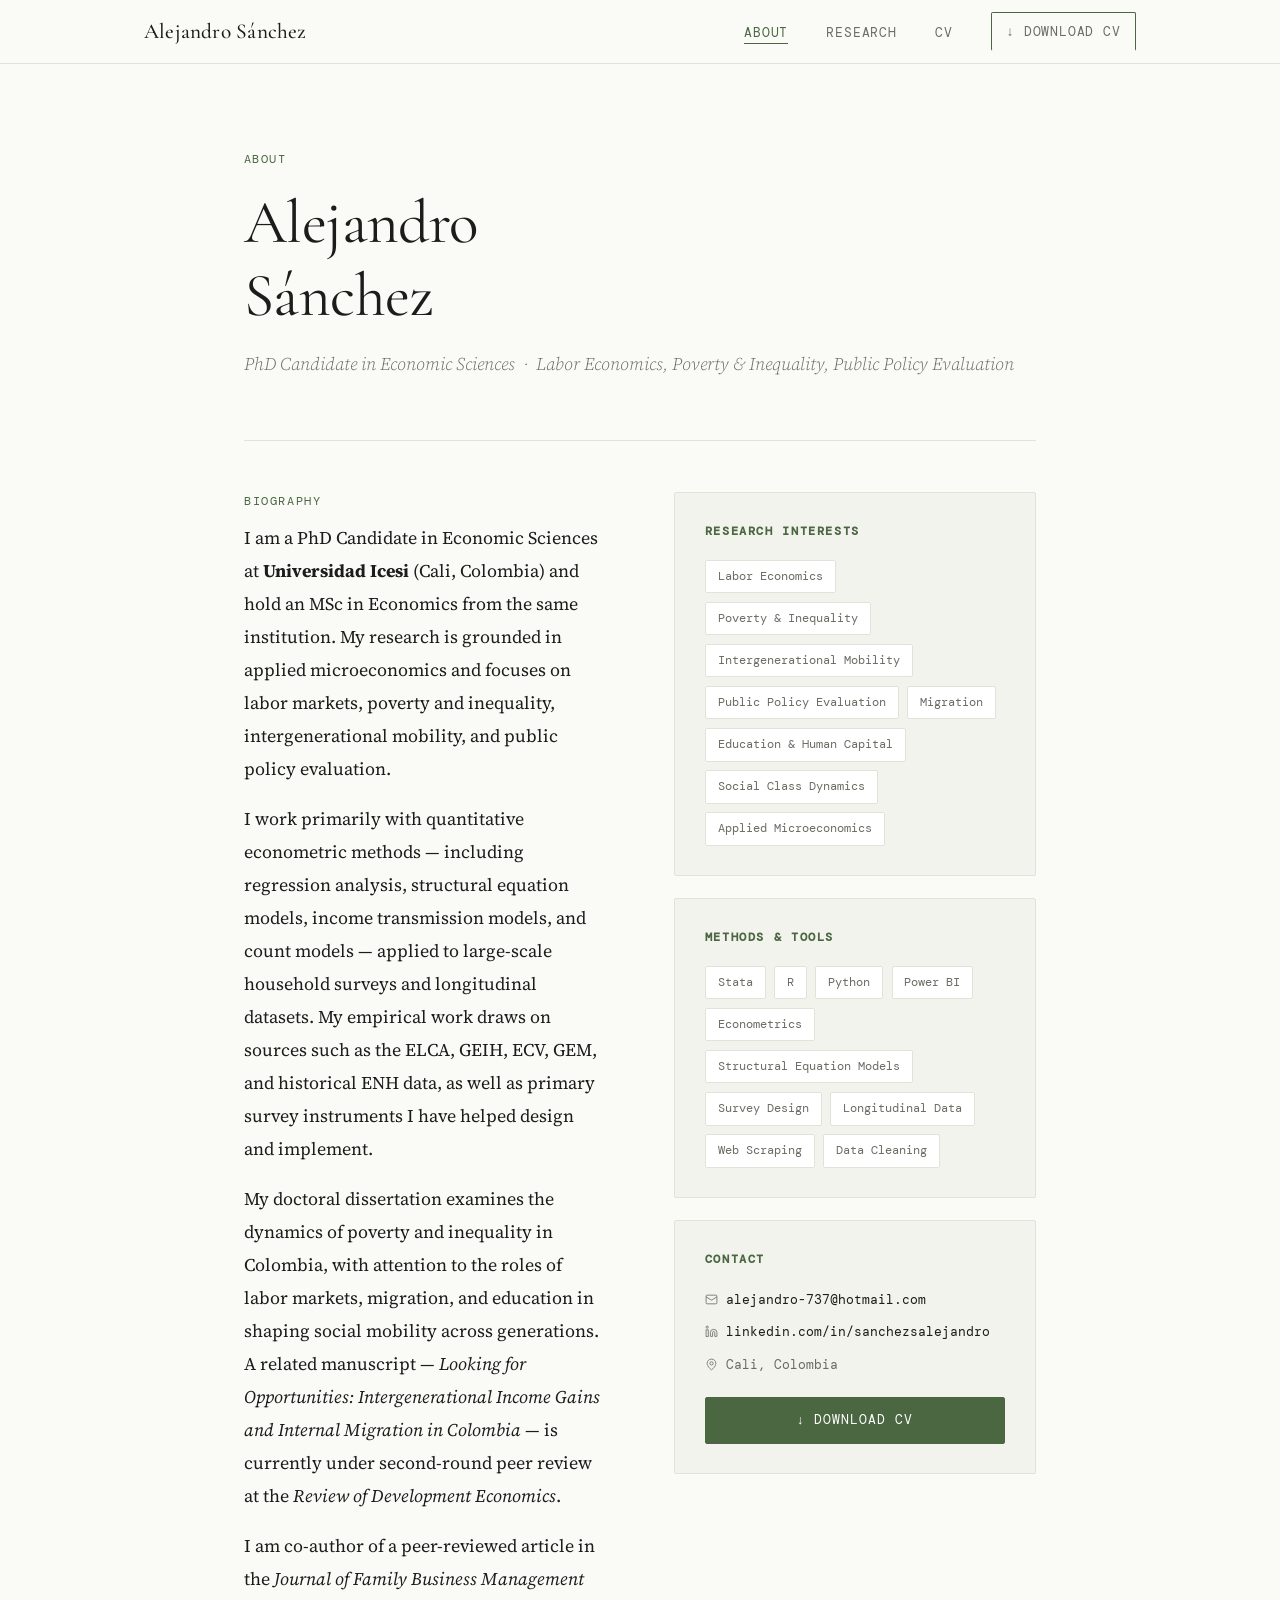
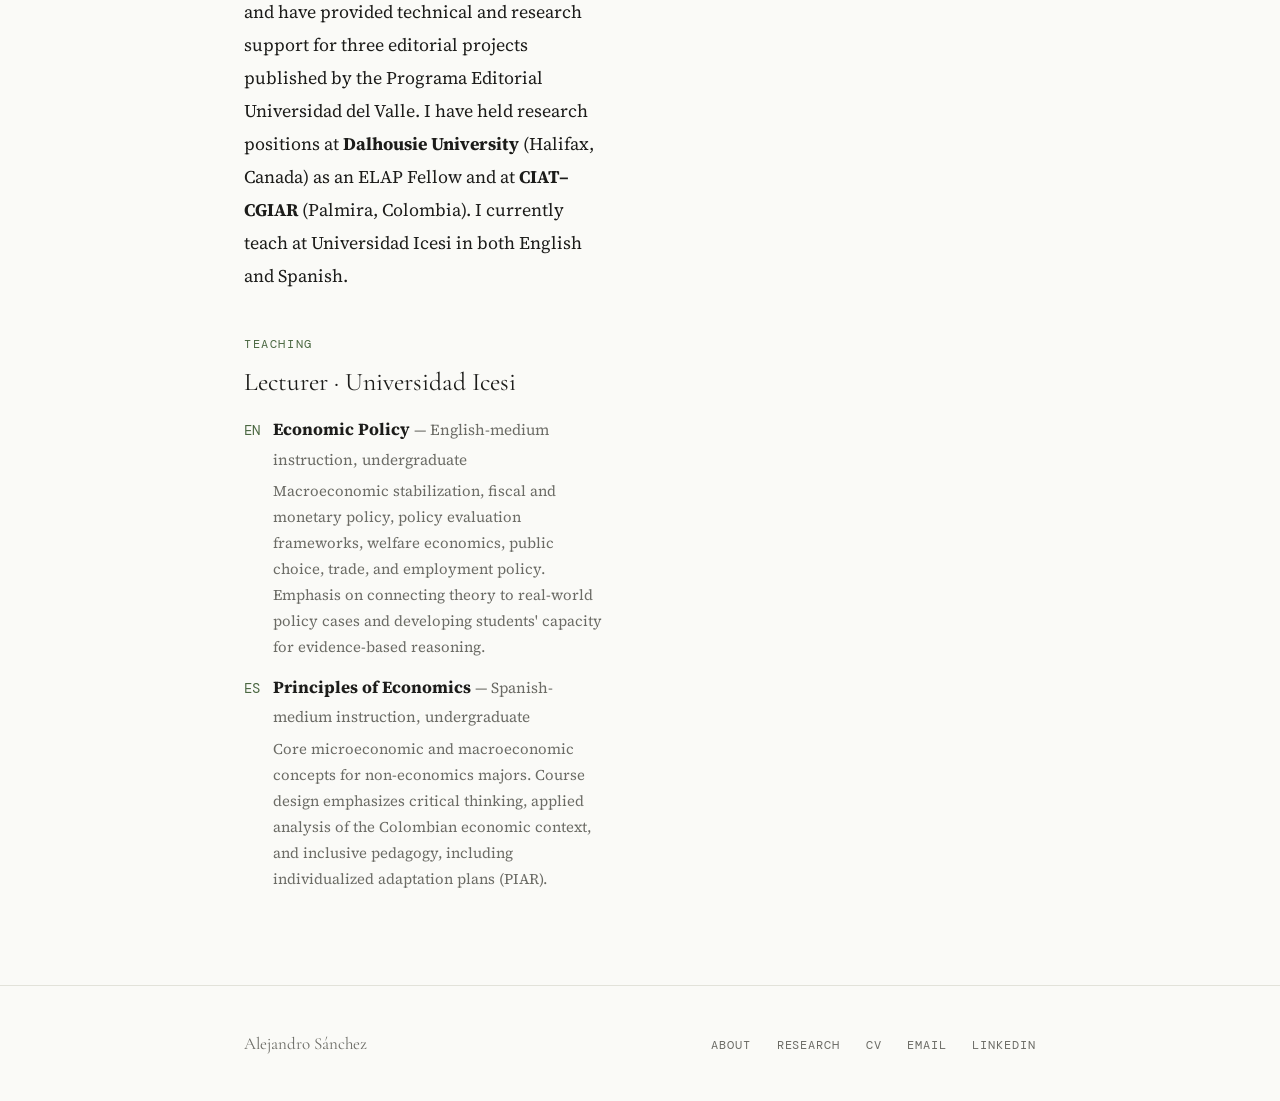
<file: index.html>
<!DOCTYPE html>
<html lang="en">
<head>
  <meta charset="UTF-8" />
  <meta name="viewport" content="width=device-width, initial-scale=1.0" />
  <title>Alejandro Sánchez — Economist & Researcher</title>
  <meta name="description" content="PhD Candidate in Economic Sciences at Universidad Icesi. Applied microeconomics, labor economics, poverty and inequality, and public policy evaluation." />
  <link rel="stylesheet" href="styles.css" />
</head>
<body>

  <!-- ── Navigation ──────────────────────────────────────── -->
  <nav aria-label="Main navigation">
    <div class="nav-inner">
      <a href="index.html" class="nav-brand">Alejandro Sánchez</a>
      <button class="nav-toggle" aria-label="Toggle menu" aria-expanded="false">
        <span></span><span></span><span></span>
      </button>
      <ul class="nav-links">
        <li><a href="index.html">About</a></li>
        <li><a href="research.html">Research</a></li>
        <li><a href="cv.html">CV</a></li>
        <li>
          <a href="YOUR_CV_FILE.pdf" class="btn btn-outline" download style="padding: 0.4rem 0.85rem; border-radius: 2px;">
            ↓ Download CV
          </a>
        </li>
      </ul>
    </div>
  </nav>

  <!-- ── Main Content ────────────────────────────────────── -->
  <main>
    <div class="container">

      <!-- Hero -->
      <div class="page-hero">
        <div class="label">About</div>
        <h1>Alejandro<br>Sánchez</h1>
        <p class="subtitle">PhD Candidate in Economic Sciences &nbsp;·&nbsp; Labor Economics, Poverty &amp; Inequality, Public Policy Evaluation</p>
      </div>

      <!-- Bio + Aside -->
      <section style="border-bottom: none; padding-top: 3rem;">
        <div class="about-intro">

          <!-- Biography -->
          <div class="bio">
            <div class="section-label">Biography</div>
            <p>
              I am a PhD Candidate in Economic Sciences at <strong>Universidad Icesi</strong> (Cali, Colombia) and hold an MSc in Economics from the same institution. My research is grounded in applied microeconomics and focuses on labor markets, poverty and inequality, intergenerational mobility, and public policy evaluation.
            </p>
            <p>
              I work primarily with quantitative econometric methods — including regression analysis, structural equation models, income transmission models, and count models — applied to large-scale household surveys and longitudinal datasets. My empirical work draws on sources such as the ELCA, GEIH, ECV, GEM, and historical ENH data, as well as primary survey instruments I have helped design and implement.
            </p>
            <p>
              My doctoral dissertation examines the dynamics of poverty and inequality in Colombia, with attention to the roles of labor markets, migration, and education in shaping social mobility across generations. A related manuscript — <em>Looking for Opportunities: Intergenerational Income Gains and Internal Migration in Colombia</em> — is currently under second-round peer review at the <em>Review of Development Economics</em>.
            </p>
            <p>
              I am co-author of a peer-reviewed article in the <em>Journal of Family Business Management</em> and have provided technical and research support for three editorial projects published by the Programa Editorial Universidad del Valle. I have held research positions at <strong>Dalhousie University</strong> (Halifax, Canada) as an ELAP Fellow and at <strong>CIAT–CGIAR</strong> (Palmira, Colombia). I currently teach at Universidad Icesi in both English and Spanish.
            </p>

            <!-- Teaching -->
            <div style="margin-top: 2.5rem;">
              <div class="section-label">Teaching</div>
              <h2 style="font-size: 1.5rem; margin-bottom: 1rem;">Lecturer · Universidad Icesi</h2>
              <ul style="list-style: none; display: flex; flex-direction: column; gap: 0.75rem;">
                <li style="display: flex; gap: 0.75rem; align-items: baseline;">
                  <span class="mono text-accent">EN</span>
                  <div>
                    <strong>Economic Policy</strong> <span class="text-muted" style="font-size:0.9rem;">— English-medium instruction, undergraduate</span>
                    <div style="font-size:0.875rem; color: var(--text-muted); margin-top: 0.2rem;">Macroeconomic stabilization, fiscal and monetary policy, policy evaluation frameworks, welfare economics, public choice, trade, and employment policy. Emphasis on connecting theory to real-world policy cases and developing students' capacity for evidence-based reasoning.</div>
                  </div>
                </li>
                <li style="display: flex; gap: 0.75rem; align-items: baseline;">
                  <span class="mono text-accent">ES</span>
                  <div>
                    <strong>Principles of Economics</strong> <span class="text-muted" style="font-size:0.9rem;">— Spanish-medium instruction, undergraduate</span>
                    <div style="font-size:0.875rem; color: var(--text-muted); margin-top: 0.2rem;">Core microeconomic and macroeconomic concepts for non-economics majors. Course design emphasizes critical thinking, applied analysis of the Colombian economic context, and inclusive pedagogy, including individualized adaptation plans (PIAR).</div>
                  </div>
                </li>
              </ul>
            </div>

          </div><!-- /.bio -->

          <!-- Aside card -->
          <aside class="about-aside">
            <div class="aside-card" style="margin-bottom: 1.25rem;">
              <h4>Research Interests</h4>
              <ul class="interest-list">
                <li class="tag">Labor Economics</li>
                <li class="tag">Poverty &amp; Inequality</li>
                <li class="tag">Intergenerational Mobility</li>
                <li class="tag">Public Policy Evaluation</li>
                <li class="tag">Migration</li>
                <li class="tag">Education &amp; Human Capital</li>
                <li class="tag">Social Class Dynamics</li>
                <li class="tag">Applied Microeconomics</li>
              </ul>
            </div>

            <div class="aside-card" style="margin-bottom: 1.25rem;">
              <h4>Methods &amp; Tools</h4>
              <ul class="methods-list">
                <li class="tag">Stata</li>
                <li class="tag">R</li>
                <li class="tag">Python</li>
                <li class="tag">Power BI</li>
                <li class="tag">Econometrics</li>
                <li class="tag">Structural Equation Models</li>
                <li class="tag">Survey Design</li>
                <li class="tag">Longitudinal Data</li>
                <li class="tag">Web Scraping</li>
                <li class="tag">Data Cleaning</li>
              </ul>
            </div>

            <div class="aside-card">
              <h4>Contact</h4>
              <ul class="contact-list">
                <li>
                  <svg width="13" height="13" viewBox="0 0 24 24" fill="none" stroke="currentColor" stroke-width="1.5" aria-hidden="true"><rect x="2" y="4" width="20" height="16" rx="2"/><path d="m22 7-8.97 5.7a1.94 1.94 0 0 1-2.06 0L2 7"/></svg>
                  <a href="mailto:alejandro-737@hotmail.com">alejandro-737@hotmail.com</a>
                </li>
                <li>
                  <svg width="13" height="13" viewBox="0 0 24 24" fill="none" stroke="currentColor" stroke-width="1.5" aria-hidden="true"><path d="M16 8a6 6 0 0 1 6 6v7h-4v-7a2 2 0 0 0-2-2 2 2 0 0 0-2 2v7h-4v-7a6 6 0 0 1 6-6z"/><rect x="2" y="9" width="4" height="12"/><circle cx="4" cy="4" r="2"/></svg>
                  <a href="https://www.linkedin.com/in/sanchezsalejandro/" target="_blank" rel="noopener">linkedin.com/in/sanchezsalejandro</a>
                </li>
                <li>
                  <svg width="13" height="13" viewBox="0 0 24 24" fill="none" stroke="currentColor" stroke-width="1.5" aria-hidden="true"><path d="M20 10c0 6-8 12-8 12s-8-6-8-12a8 8 0 1 1 16 0z"/><circle cx="12" cy="10" r="3"/></svg>
                  <span>Cali, Colombia</span>
                </li>
              </ul>
              <a href="YOUR_CV_FILE.pdf" class="btn btn-primary" download style="width: 100%; justify-content: center;">
                ↓ Download CV
              </a>
            </div>
          </aside>

        </div>
      </section>

    </div><!-- /.container -->
  </main>

  <!-- ── Footer ───────────────────────────────────────────── -->
  <footer>
    <div class="container footer-inner">
      <span class="footer-name">Alejandro Sánchez</span>
      <ul class="footer-links">
        <li><a href="index.html">About</a></li>
        <li><a href="research.html">Research</a></li>
        <li><a href="cv.html">CV</a></li>
        <li><a href="mailto:alejandro-737@hotmail.com">Email</a></li>
        <li><a href="https://www.linkedin.com/in/sanchezsalejandro/" target="_blank" rel="noopener">LinkedIn</a></li>
      </ul>
    </div>
  </footer>

  <script src="script.js"></script>
</body>
</html>
</file>
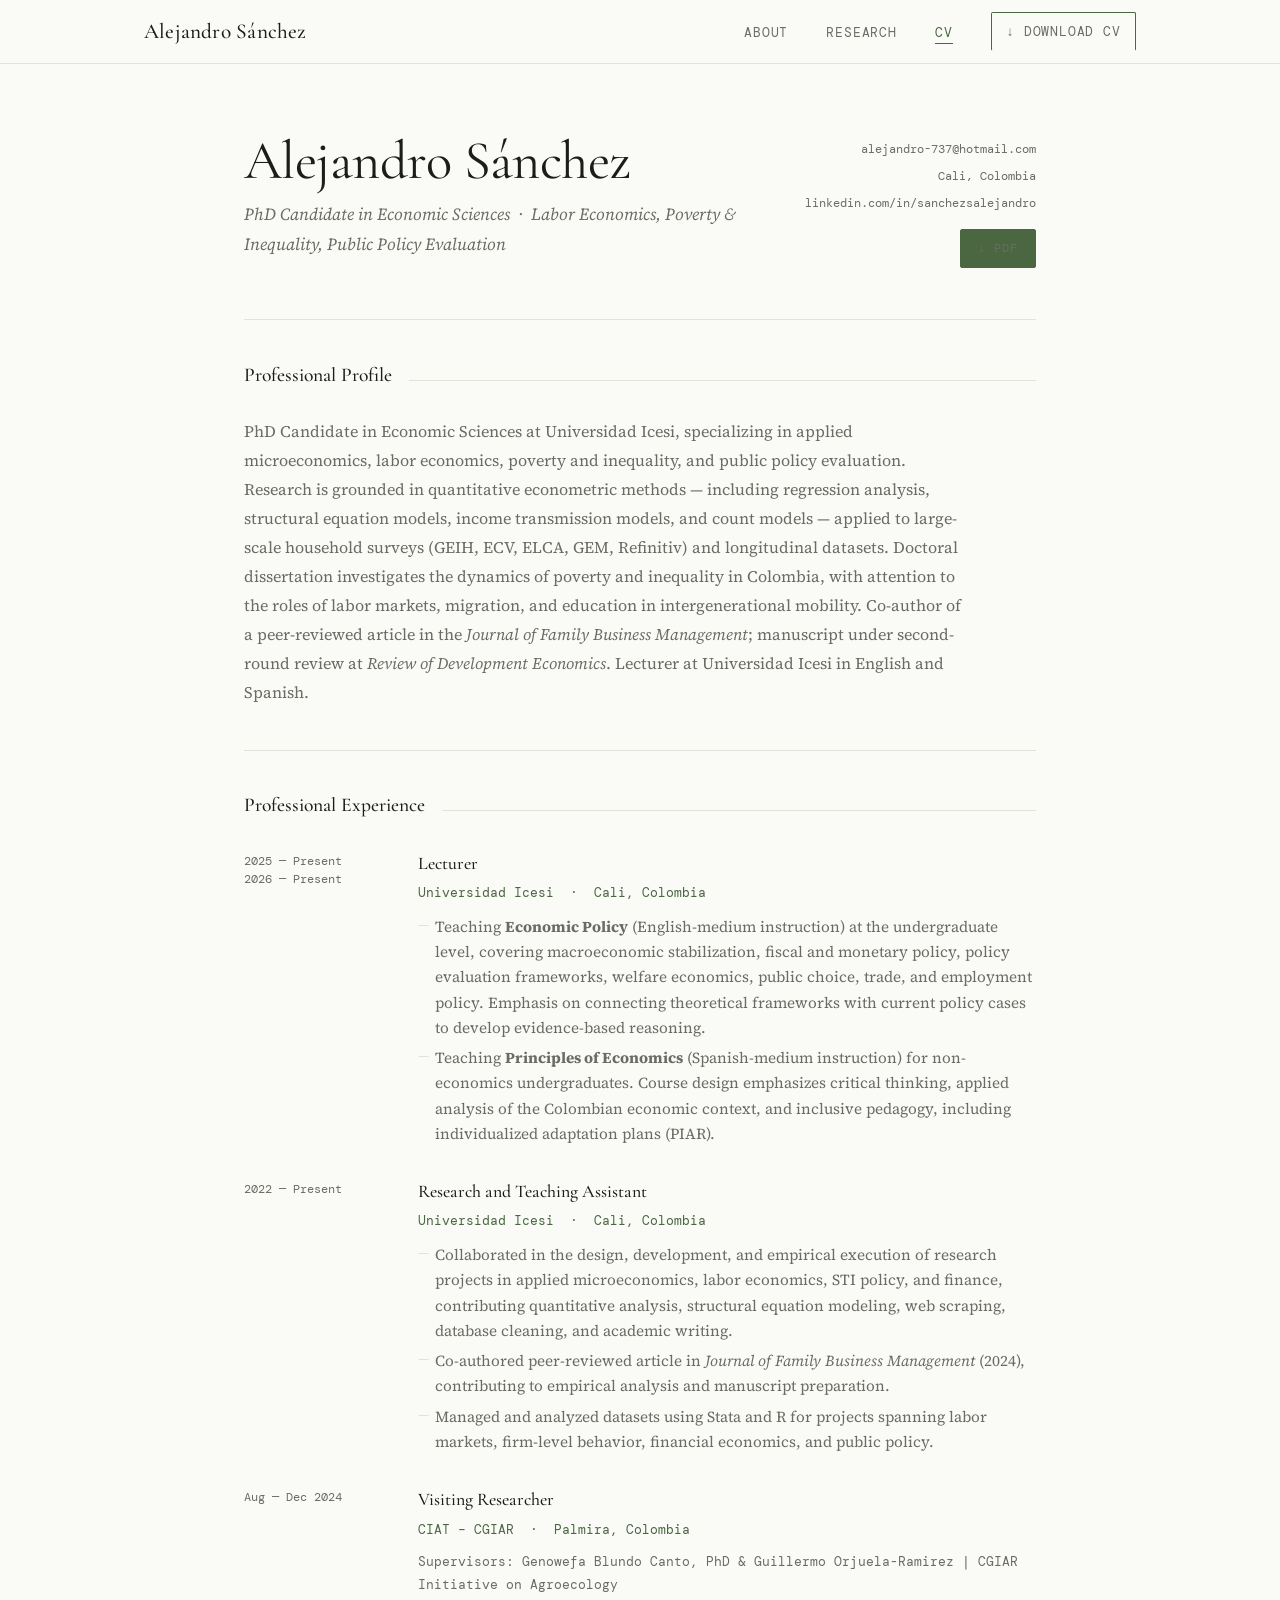
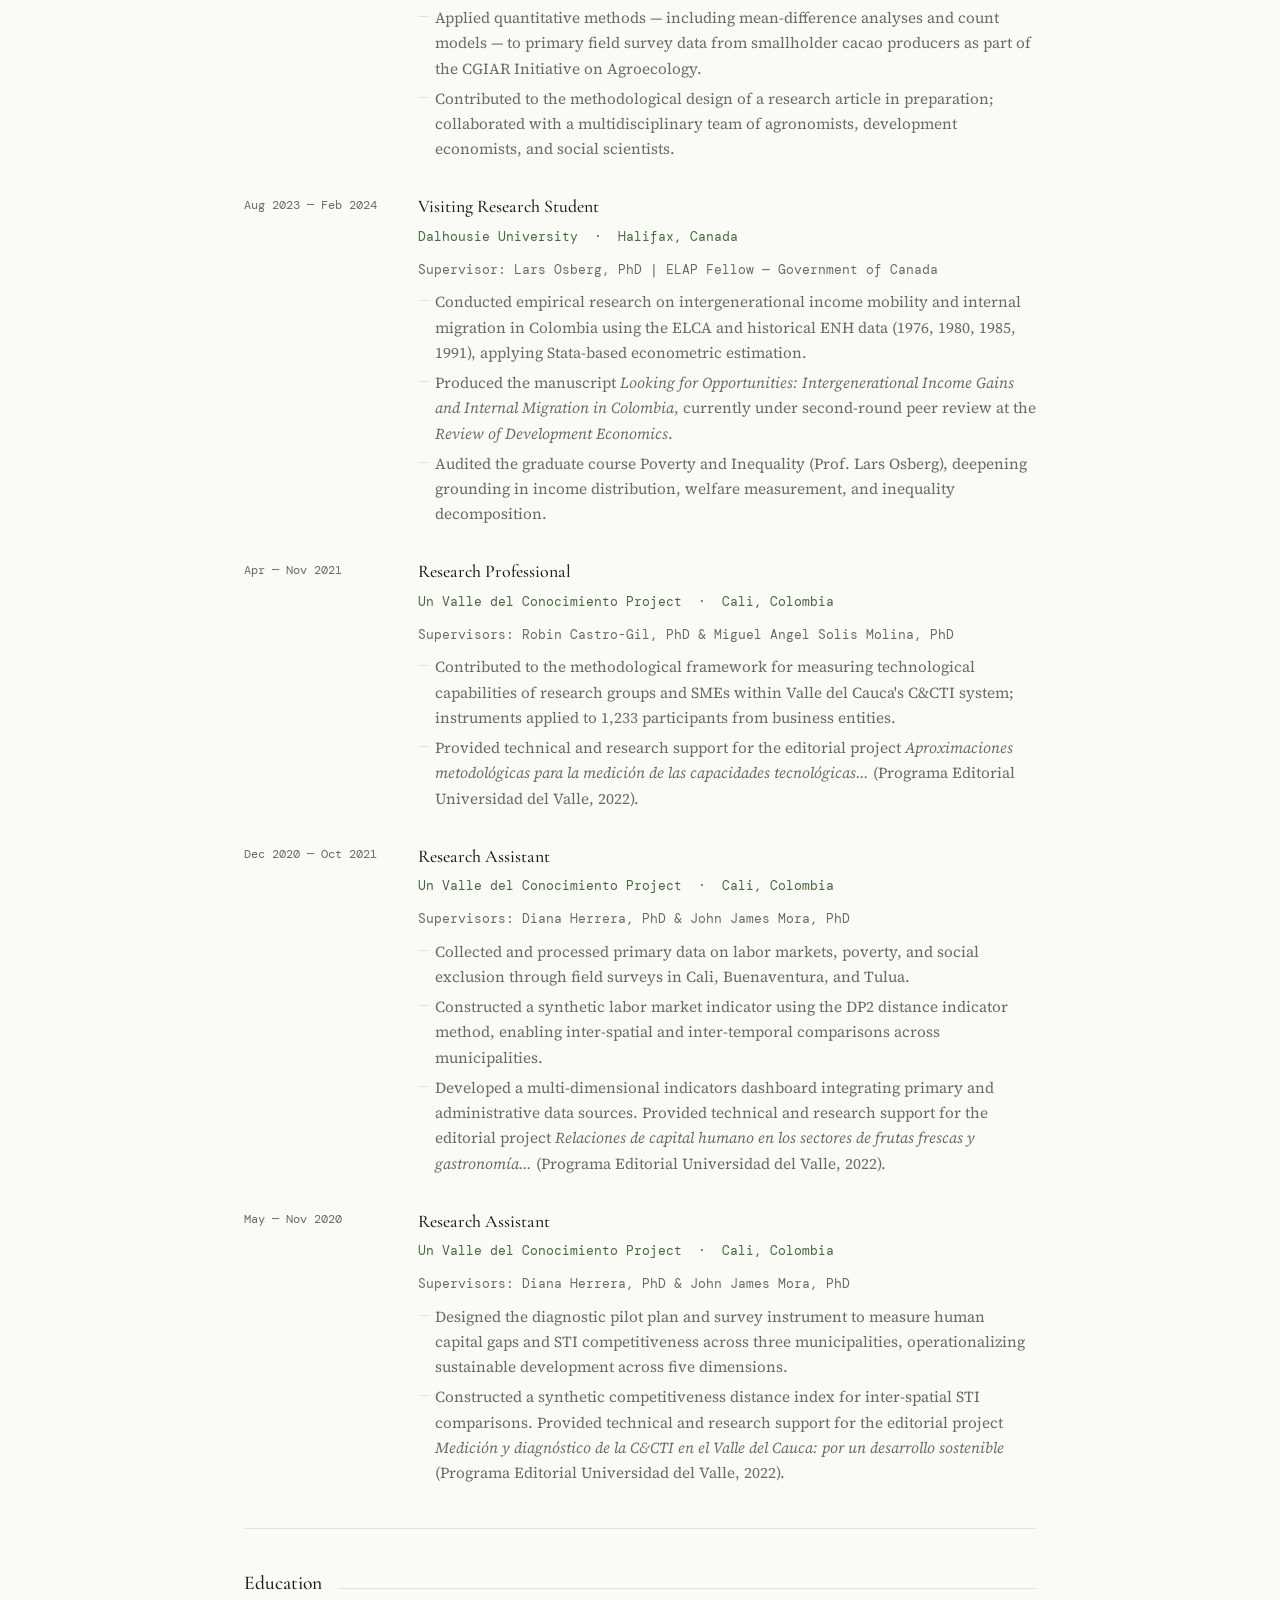
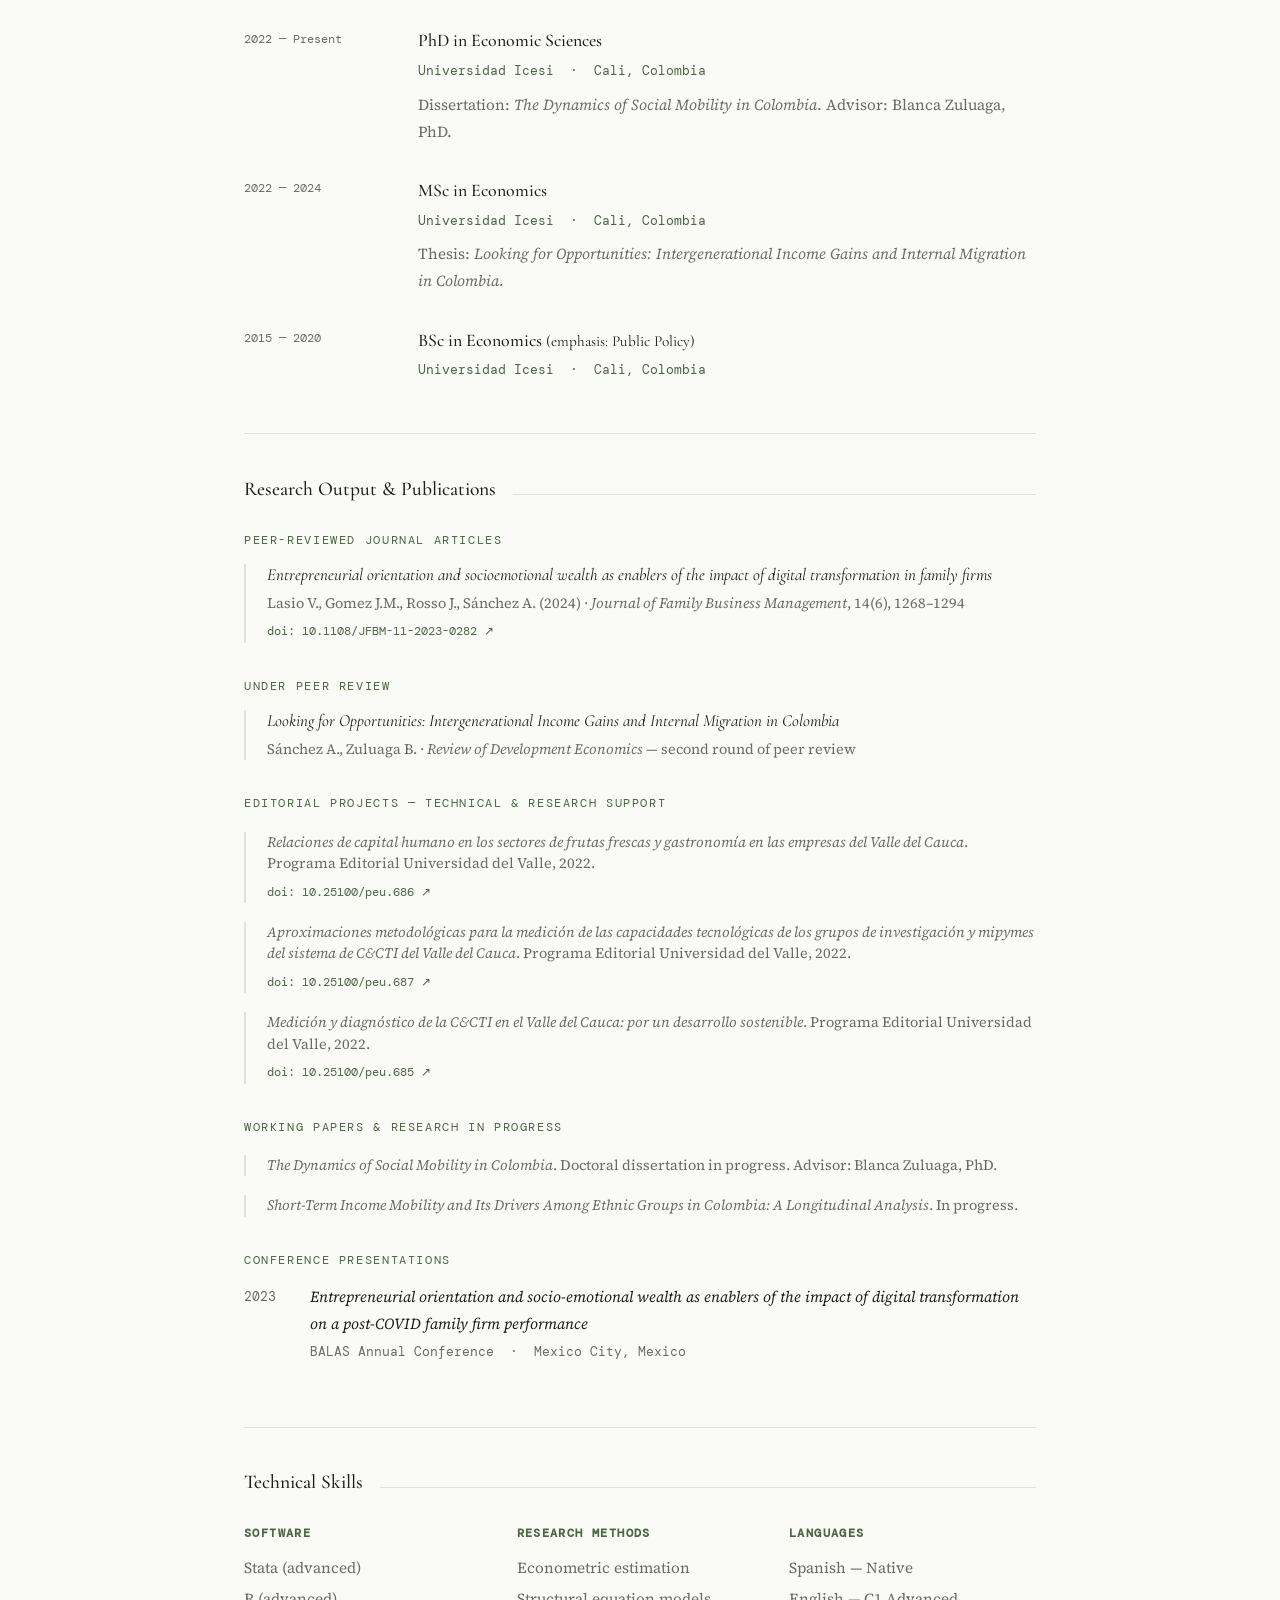
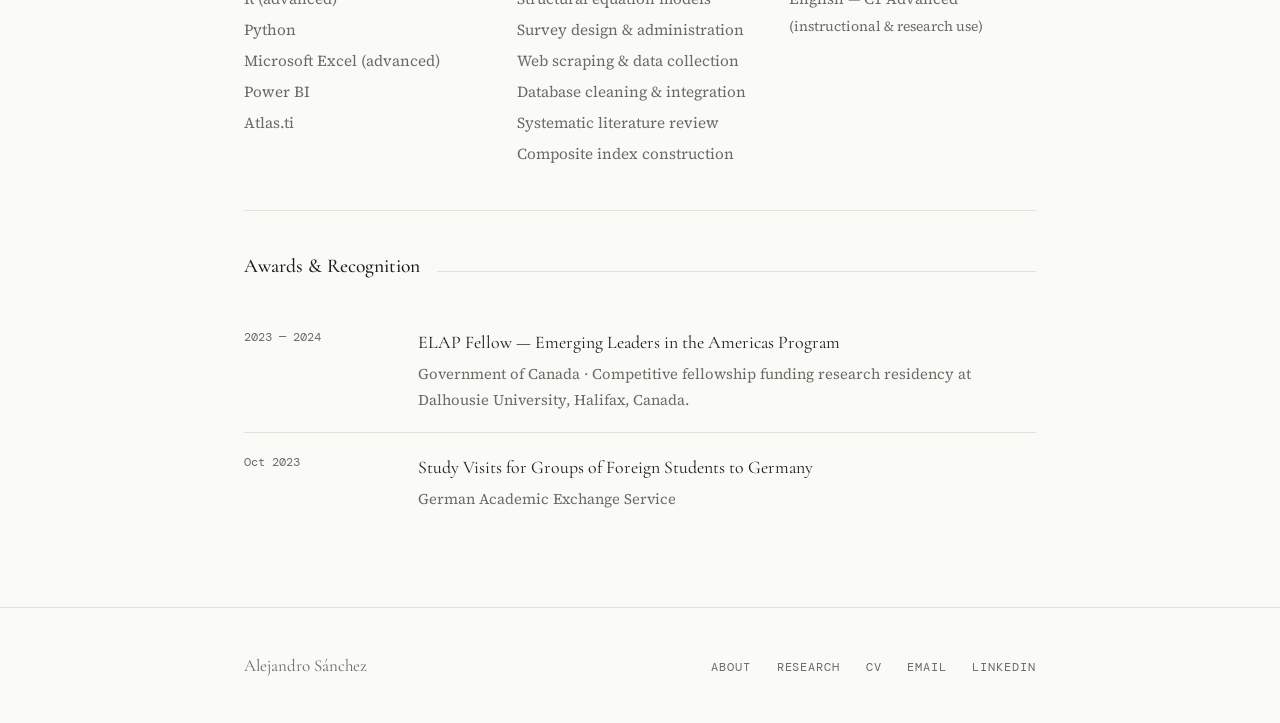
<file: cv.html>
<!DOCTYPE html>
<html lang="en">
<head>
  <meta charset="UTF-8" />
  <meta name="viewport" content="width=device-width, initial-scale=1.0" />
  <title>CV — Alejandro Sánchez</title>
  <meta name="description" content="Curriculum Vitae of Alejandro Sánchez, PhD Candidate in Economic Sciences at Universidad Icesi." />
  <link rel="stylesheet" href="styles.css" />
</head>
<body>

  <!-- ── Navigation ──────────────────────────────────────── -->
  <nav aria-label="Main navigation">
    <div class="nav-inner">
      <a href="index.html" class="nav-brand">Alejandro Sánchez</a>
      <button class="nav-toggle" aria-label="Toggle menu" aria-expanded="false">
        <span></span><span></span><span></span>
      </button>
      <ul class="nav-links">
        <li><a href="index.html">About</a></li>
        <li><a href="research.html">Research</a></li>
        <li><a href="cv.html">CV</a></li>
        <li>
          <a href="YOUR_CV_FILE.pdf" class="btn btn-outline" download style="padding: 0.4rem 0.85rem; border-radius: 2px;">
            ↓ Download CV
          </a>
        </li>
      </ul>
    </div>
  </nav>

  <!-- ── Main ────────────────────────────────────────────── -->
  <main>
    <div class="container">

      <!-- CV Header -->
      <div class="cv-header">
        <div>
          <div class="cv-name">Alejandro Sánchez</div>
          <div class="cv-headline">PhD Candidate in Economic Sciences &nbsp;·&nbsp; Labor Economics, Poverty &amp; Inequality, Public Policy Evaluation</div>
        </div>
        <div class="cv-contact-inline">
          <a href="mailto:alejandro-737@hotmail.com">alejandro-737@hotmail.com</a>
          <span>Cali, Colombia</span>
          <a href="https://www.linkedin.com/in/sanchezsalejandro/" target="_blank" rel="noopener">linkedin.com/in/sanchezsalejandro</a>
          <a href="YOUR_CV_FILE.pdf" class="btn btn-primary" download style="margin-top: 0.5rem; padding: 0.45rem 1rem;">↓ PDF</a>
        </div>
      </div>

      <!-- Professional Profile -->
      <div class="cv-section">
        <div class="cv-section-head"><h2>Professional Profile</h2></div>
        <p style="font-size: 0.95rem; line-height: 1.8; color: var(--text-muted); max-width: 720px;">
          PhD Candidate in Economic Sciences at Universidad Icesi, specializing in applied microeconomics, labor economics, poverty and inequality, and public policy evaluation. Research is grounded in quantitative econometric methods — including regression analysis, structural equation models, income transmission models, and count models — applied to large-scale household surveys (GEIH, ECV, ELCA, GEM, Refinitiv) and longitudinal datasets. Doctoral dissertation investigates the dynamics of poverty and inequality in Colombia, with attention to the roles of labor markets, migration, and education in intergenerational mobility. Co-author of a peer-reviewed article in the <em>Journal of Family Business Management</em>; manuscript under second-round review at <em>Review of Development Economics</em>. Lecturer at Universidad Icesi in English and Spanish.
        </p>
      </div>

      <!-- Professional Experience -->
      <div class="cv-section">
        <div class="cv-section-head"><h2>Professional Experience</h2></div>

        <!-- Lecturer -->
        <div class="cv-entry">
          <div class="cv-entry-date">2025 — Present<br>2026 — Present</div>
          <div class="cv-entry-content">
            <h3>Lecturer</h3>
            <div class="cv-org">Universidad Icesi &nbsp;·&nbsp; Cali, Colombia</div>
            <ul>
              <li>Teaching <strong>Economic Policy</strong> (English-medium instruction) at the undergraduate level, covering macroeconomic stabilization, fiscal and monetary policy, policy evaluation frameworks, welfare economics, public choice, trade, and employment policy. Emphasis on connecting theoretical frameworks with current policy cases to develop evidence-based reasoning.</li>
              <li>Teaching <strong>Principles of Economics</strong> (Spanish-medium instruction) for non-economics undergraduates. Course design emphasizes critical thinking, applied analysis of the Colombian economic context, and inclusive pedagogy, including individualized adaptation plans (PIAR).</li>
            </ul>
          </div>
        </div>

        <!-- RA/TA -->
        <div class="cv-entry">
          <div class="cv-entry-date">2022 — Present</div>
          <div class="cv-entry-content">
            <h3>Research and Teaching Assistant</h3>
            <div class="cv-org">Universidad Icesi &nbsp;·&nbsp; Cali, Colombia</div>
            <ul>
              <li>Collaborated in the design, development, and empirical execution of research projects in applied microeconomics, labor economics, STI policy, and finance, contributing quantitative analysis, structural equation modeling, web scraping, database cleaning, and academic writing.</li>
              <li>Co-authored peer-reviewed article in <em>Journal of Family Business Management</em> (2024), contributing to empirical analysis and manuscript preparation.</li>
              <li>Managed and analyzed datasets using Stata and R for projects spanning labor markets, firm-level behavior, financial economics, and public policy.</li>
            </ul>
          </div>
        </div>

        <!-- CIAT -->
        <div class="cv-entry">
          <div class="cv-entry-date">Aug — Dec 2024</div>
          <div class="cv-entry-content">
            <h3>Visiting Researcher</h3>
            <div class="cv-org">CIAT – CGIAR &nbsp;·&nbsp; Palmira, Colombia</div>
            <p style="font-size:0.78rem; color: var(--text-muted); margin-bottom: 0.5rem; font-family: var(--font-mono);">Supervisors: Genowefa Blundo Canto, PhD &amp; Guillermo Orjuela-Ramirez | CGIAR Initiative on Agroecology</p>
            <ul>
              <li>Applied quantitative methods — including mean-difference analyses and count models — to primary field survey data from smallholder cacao producers as part of the CGIAR Initiative on Agroecology.</li>
              <li>Contributed to the methodological design of a research article in preparation; collaborated with a multidisciplinary team of agronomists, development economists, and social scientists.</li>
            </ul>
          </div>
        </div>

        <!-- Dalhousie -->
        <div class="cv-entry">
          <div class="cv-entry-date">Aug 2023 — Feb 2024</div>
          <div class="cv-entry-content">
            <h3>Visiting Research Student</h3>
            <div class="cv-org">Dalhousie University &nbsp;·&nbsp; Halifax, Canada</div>
            <p style="font-size:0.78rem; color: var(--text-muted); margin-bottom: 0.5rem; font-family: var(--font-mono);">Supervisor: Lars Osberg, PhD | ELAP Fellow — Government of Canada</p>
            <ul>
              <li>Conducted empirical research on intergenerational income mobility and internal migration in Colombia using the ELCA and historical ENH data (1976, 1980, 1985, 1991), applying Stata-based econometric estimation.</li>
              <li>Produced the manuscript <em>Looking for Opportunities: Intergenerational Income Gains and Internal Migration in Colombia</em>, currently under second-round peer review at the <em>Review of Development Economics</em>.</li>
              <li>Audited the graduate course Poverty and Inequality (Prof. Lars Osberg), deepening grounding in income distribution, welfare measurement, and inequality decomposition.</li>
            </ul>
          </div>
        </div>

        <!-- Research Professional -->
        <div class="cv-entry">
          <div class="cv-entry-date">Apr — Nov 2021</div>
          <div class="cv-entry-content">
            <h3>Research Professional</h3>
            <div class="cv-org">Un Valle del Conocimiento Project &nbsp;·&nbsp; Cali, Colombia</div>
            <p style="font-size:0.78rem; color: var(--text-muted); margin-bottom: 0.5rem; font-family: var(--font-mono);">Supervisors: Robin Castro-Gil, PhD &amp; Miguel Angel Solis Molina, PhD</p>
            <ul>
              <li>Contributed to the methodological framework for measuring technological capabilities of research groups and SMEs within Valle del Cauca's C&amp;CTI system; instruments applied to 1,233 participants from business entities.</li>
              <li>Provided technical and research support for the editorial project <em>Aproximaciones metodológicas para la medición de las capacidades tecnológicas…</em> (Programa Editorial Universidad del Valle, 2022).</li>
            </ul>
          </div>
        </div>

        <!-- RA 2020–2021 -->
        <div class="cv-entry">
          <div class="cv-entry-date">Dec 2020 — Oct 2021</div>
          <div class="cv-entry-content">
            <h3>Research Assistant</h3>
            <div class="cv-org">Un Valle del Conocimiento Project &nbsp;·&nbsp; Cali, Colombia</div>
            <p style="font-size:0.78rem; color: var(--text-muted); margin-bottom: 0.5rem; font-family: var(--font-mono);">Supervisors: Diana Herrera, PhD &amp; John James Mora, PhD</p>
            <ul>
              <li>Collected and processed primary data on labor markets, poverty, and social exclusion through field surveys in Cali, Buenaventura, and Tulua.</li>
              <li>Constructed a synthetic labor market indicator using the DP2 distance indicator method, enabling inter-spatial and inter-temporal comparisons across municipalities.</li>
              <li>Developed a multi-dimensional indicators dashboard integrating primary and administrative data sources. Provided technical and research support for the editorial project <em>Relaciones de capital humano en los sectores de frutas frescas y gastronomía…</em> (Programa Editorial Universidad del Valle, 2022).</li>
            </ul>
          </div>
        </div>

        <!-- RA 2020 -->
        <div class="cv-entry">
          <div class="cv-entry-date">May — Nov 2020</div>
          <div class="cv-entry-content">
            <h3>Research Assistant</h3>
            <div class="cv-org">Un Valle del Conocimiento Project &nbsp;·&nbsp; Cali, Colombia</div>
            <p style="font-size:0.78rem; color: var(--text-muted); margin-bottom: 0.5rem; font-family: var(--font-mono);">Supervisors: Diana Herrera, PhD &amp; John James Mora, PhD</p>
            <ul>
              <li>Designed the diagnostic pilot plan and survey instrument to measure human capital gaps and STI competitiveness across three municipalities, operationalizing sustainable development across five dimensions.</li>
              <li>Constructed a synthetic competitiveness distance index for inter-spatial STI comparisons. Provided technical and research support for the editorial project <em>Medición y diagnóstico de la C&amp;CTI en el Valle del Cauca: por un desarrollo sostenible</em> (Programa Editorial Universidad del Valle, 2022).</li>
            </ul>
          </div>
        </div>

      </div><!-- /Experience -->

      <!-- Education -->
      <div class="cv-section">
        <div class="cv-section-head"><h2>Education</h2></div>

        <div class="cv-entry">
          <div class="cv-entry-date">2022 — Present</div>
          <div class="cv-entry-content">
            <h3>PhD in Economic Sciences</h3>
            <div class="cv-org">Universidad Icesi &nbsp;·&nbsp; Cali, Colombia</div>
            <p style="font-size: 0.9rem; color: var(--text-muted);">Dissertation: <em>The Dynamics of Social Mobility in Colombia</em>. Advisor: Blanca Zuluaga, PhD.</p>
          </div>
        </div>

        <div class="cv-entry">
          <div class="cv-entry-date">2022 — 2024</div>
          <div class="cv-entry-content">
            <h3>MSc in Economics</h3>
            <div class="cv-org">Universidad Icesi &nbsp;·&nbsp; Cali, Colombia</div>
            <p style="font-size: 0.9rem; color: var(--text-muted);">Thesis: <em>Looking for Opportunities: Intergenerational Income Gains and Internal Migration in Colombia</em>.</p>
          </div>
        </div>

        <div class="cv-entry">
          <div class="cv-entry-date">2015 — 2020</div>
          <div class="cv-entry-content">
            <h3>BSc in Economics <span style="font-weight:400; font-size: 0.9rem;">(emphasis: Public Policy)</span></h3>
            <div class="cv-org">Universidad Icesi &nbsp;·&nbsp; Cali, Colombia</div>
          </div>
        </div>
      </div>

      <!-- Research Output -->
      <div class="cv-section">
        <div class="cv-section-head"><h2>Research Output &amp; Publications</h2></div>

        <div style="margin-bottom: 2rem;">
          <div class="section-label" style="margin-bottom: 0.75rem;">Peer-Reviewed Journal Articles</div>
          <div class="pub-item" style="margin-left: 0;">
            <div class="pub-title" style="font-size: 1rem;">Entrepreneurial orientation and socioemotional wealth as enablers of the impact of digital transformation in family firms</div>
            <div class="pub-meta" style="font-size: 0.85rem;">Lasio V., Gomez J.M., Rosso J., Sánchez A. (2024) · <em>Journal of Family Business Management</em>, 14(6), 1268–1294</div>
            <div class="pub-doi"><a href="https://doi.org/10.1108/JFBM-11-2023-0282" target="_blank" rel="noopener">doi: 10.1108/JFBM-11-2023-0282 ↗</a></div>
          </div>
        </div>

        <div style="margin-bottom: 2rem;">
          <div class="section-label" style="margin-bottom: 0.75rem;">Under Peer Review</div>
          <div class="pub-item" style="margin-left: 0;">
            <div class="pub-title" style="font-size: 1rem;">Looking for Opportunities: Intergenerational Income Gains and Internal Migration in Colombia</div>
            <div class="pub-meta" style="font-size: 0.85rem;">Sánchez A., Zuluaga B. · <em>Review of Development Economics</em> — second round of peer review</div>
          </div>
        </div>

        <div style="margin-bottom: 2rem;">
          <div class="section-label" style="margin-bottom: 0.75rem;">Editorial Projects — Technical &amp; Research Support</div>
          <div class="pub-list" style="gap: 1.1rem;">
            <div class="pub-item" style="margin-left: 0;">
              <div class="pub-meta" style="font-size: 0.85rem;"><em>Relaciones de capital humano en los sectores de frutas frescas y gastronomía en las empresas del Valle del Cauca</em>. Programa Editorial Universidad del Valle, 2022.</div>
              <div class="pub-doi"><a href="https://doi.org/10.25100/peu.686" target="_blank" rel="noopener">doi: 10.25100/peu.686 ↗</a></div>
            </div>
            <div class="pub-item" style="margin-left: 0;">
              <div class="pub-meta" style="font-size: 0.85rem;"><em>Aproximaciones metodológicas para la medición de las capacidades tecnológicas de los grupos de investigación y mipymes del sistema de C&amp;CTI del Valle del Cauca</em>. Programa Editorial Universidad del Valle, 2022.</div>
              <div class="pub-doi"><a href="https://doi.org/10.25100/peu.687" target="_blank" rel="noopener">doi: 10.25100/peu.687 ↗</a></div>
            </div>
            <div class="pub-item" style="margin-left: 0;">
              <div class="pub-meta" style="font-size: 0.85rem;"><em>Medición y diagnóstico de la C&amp;CTI en el Valle del Cauca: por un desarrollo sostenible</em>. Programa Editorial Universidad del Valle, 2022.</div>
              <div class="pub-doi"><a href="https://doi.org/10.25100/peu.685" target="_blank" rel="noopener">doi: 10.25100/peu.685 ↗</a></div>
            </div>
          </div>
        </div>

        <div style="margin-bottom: 2rem;">
          <div class="section-label" style="margin-bottom: 0.75rem;">Working Papers &amp; Research in Progress</div>
          <div class="pub-list" style="gap: 1.1rem;">
            <div class="pub-item" style="margin-left: 0;">
              <div class="pub-meta" style="font-size: 0.85rem;"><em>The Dynamics of Social Mobility in Colombia</em>. Doctoral dissertation in progress. Advisor: Blanca Zuluaga, PhD.</div>
            </div>
            <div class="pub-item" style="margin-left: 0;">
              <div class="pub-meta" style="font-size: 0.85rem;"><em>Short-Term Income Mobility and Its Drivers Among Ethnic Groups in Colombia: A Longitudinal Analysis</em>. In progress.</div>
            </div>
          </div>
        </div>

        <div>
          <div class="section-label" style="margin-bottom: 0.75rem;">Conference Presentations</div>
          <div class="conf-item" style="padding-top: 0;">
            <div class="conf-year">2023</div>
            <div class="conf-detail">
              <div class="conf-title" style="font-size: 0.9rem;">Entrepreneurial orientation and socio-emotional wealth as enablers of the impact of digital transformation on a post-COVID family firm performance</div>
              <div class="conf-venue">BALAS Annual Conference &nbsp;·&nbsp; Mexico City, Mexico</div>
            </div>
          </div>
        </div>
      </div>

      <!-- Technical Skills -->
      <div class="cv-section">
        <div class="cv-section-head"><h2>Technical Skills</h2></div>
        <div class="skills-columns">
          <div class="skill-group">
            <h4>Software</h4>
            <ul>
              <li>Stata (advanced)</li>
              <li>R (advanced)</li>
              <li>Python</li>
              <li>Microsoft Excel (advanced)</li>
              <li>Power BI</li>
              <li>Atlas.ti</li>
            </ul>
          </div>
          <div class="skill-group">
            <h4>Research Methods</h4>
            <ul>
              <li>Econometric estimation</li>
              <li>Structural equation models</li>
              <li>Survey design &amp; administration</li>
              <li>Web scraping &amp; data collection</li>
              <li>Database cleaning &amp; integration</li>
              <li>Systematic literature review</li>
              <li>Composite index construction</li>
            </ul>
          </div>
          <div class="skill-group">
            <h4>Languages</h4>
            <ul>
              <li>Spanish — Native</li>
              <li>English — C1 Advanced<br><span style="font-size:0.82rem; color: var(--text-muted);">(instructional &amp; research use)</span></li>
            </ul>
          </div>
        </div>
      </div>

      <!-- Awards -->
      <div class="cv-section" style="border-bottom: none;">
        <div class="cv-section-head"><h2>Awards &amp; Recognition</h2></div>

        <div class="award-item">
          <div class="award-year">2023 — 2024</div>
          <div class="award-detail">
            <h4>ELAP Fellow — Emerging Leaders in the Americas Program</h4>
            <p>Government of Canada · Competitive fellowship funding research residency at Dalhousie University, Halifax, Canada.</p>
          </div>
        </div>

        <div class="award-item">
          <div class="award-year">Oct 2023</div>
          <div class="award-detail">
            <h4>Study Visits for Groups of Foreign Students to Germany</h4>
            <p>German Academic Exchange Service</p>
          </div>
        </div>

      </div>

    </div><!-- /.container -->
  </main>

  <!-- ── Footer ───────────────────────────────────────────── -->
  <footer>
    <div class="container footer-inner">
      <span class="footer-name">Alejandro Sánchez</span>
      <ul class="footer-links">
        <li><a href="index.html">About</a></li>
        <li><a href="research.html">Research</a></li>
        <li><a href="cv.html">CV</a></li>
        <li><a href="mailto:alejandro-737@hotmail.com">Email</a></li>
        <li><a href="https://www.linkedin.com/in/sanchezsalejandro/" target="_blank" rel="noopener">LinkedIn</a></li>
      </ul>
    </div>
  </footer>

  <script src="script.js"></script>
</body>
</html>
</file>
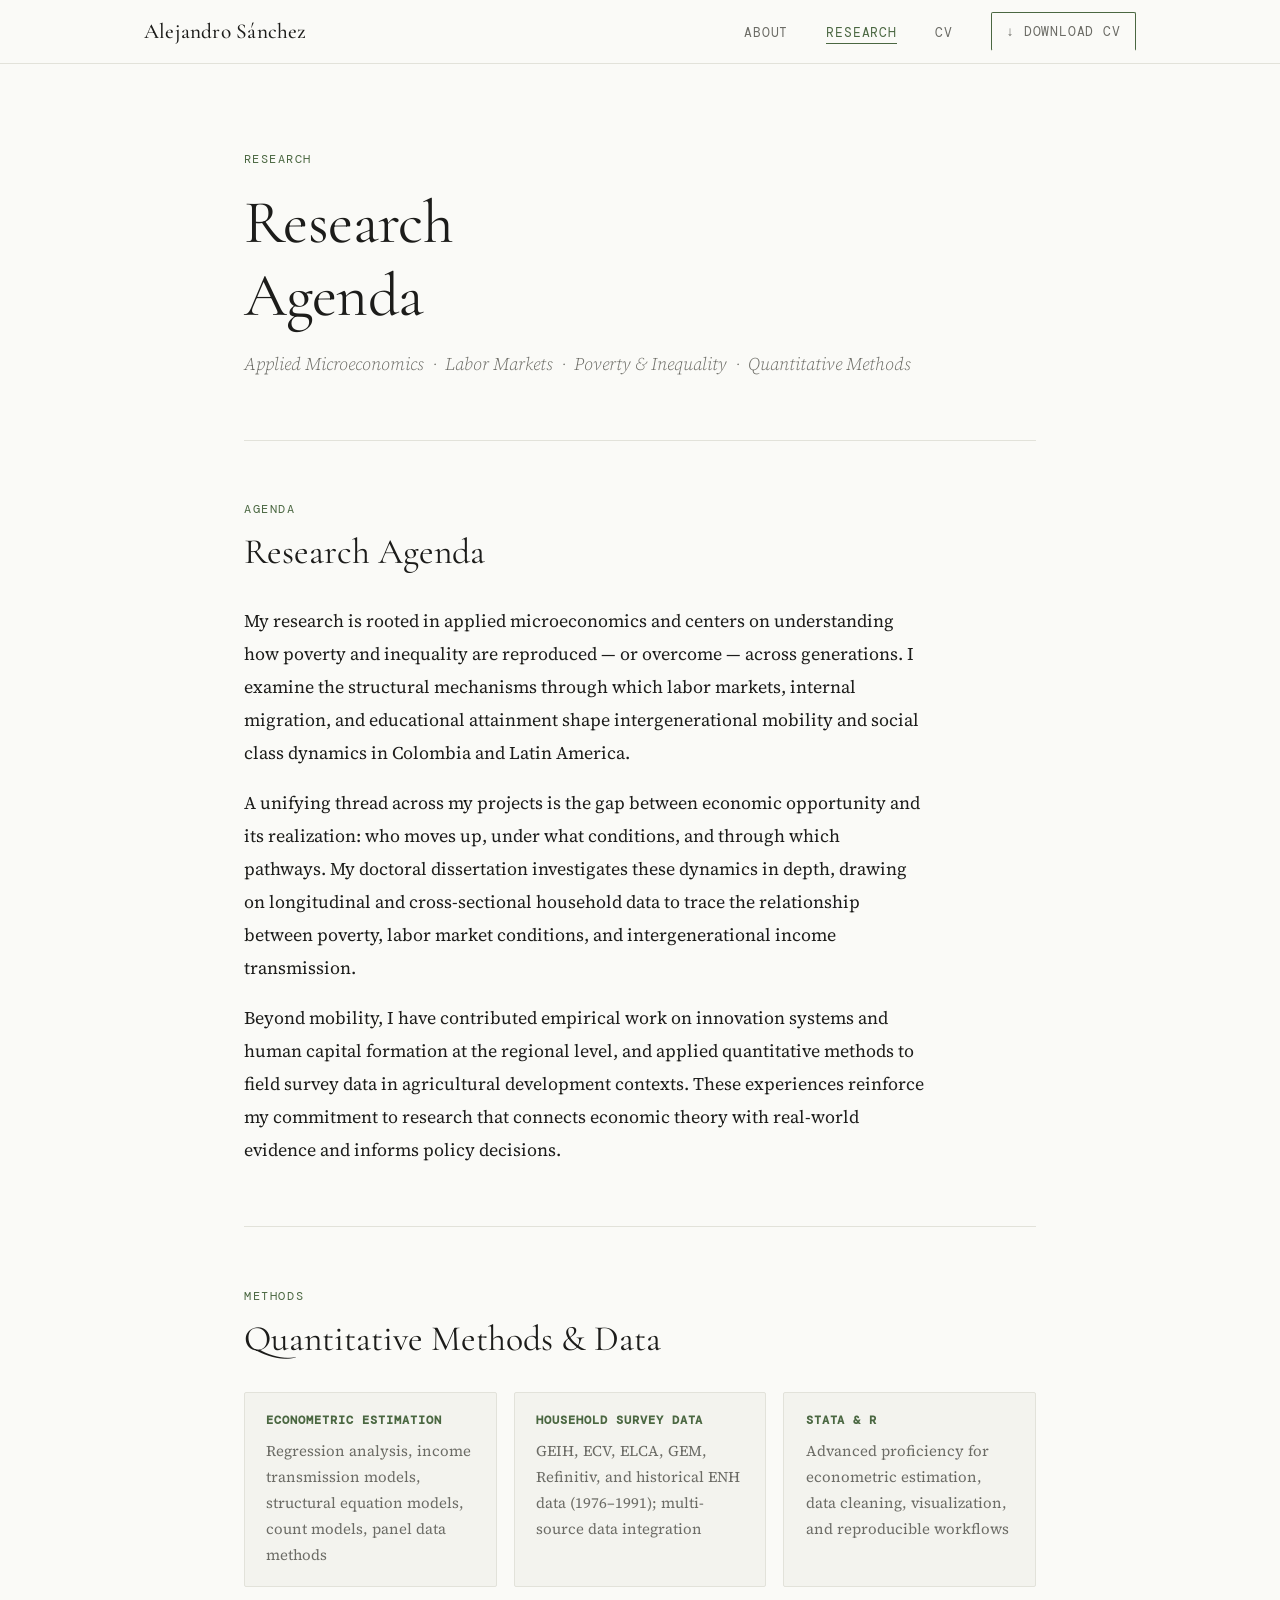
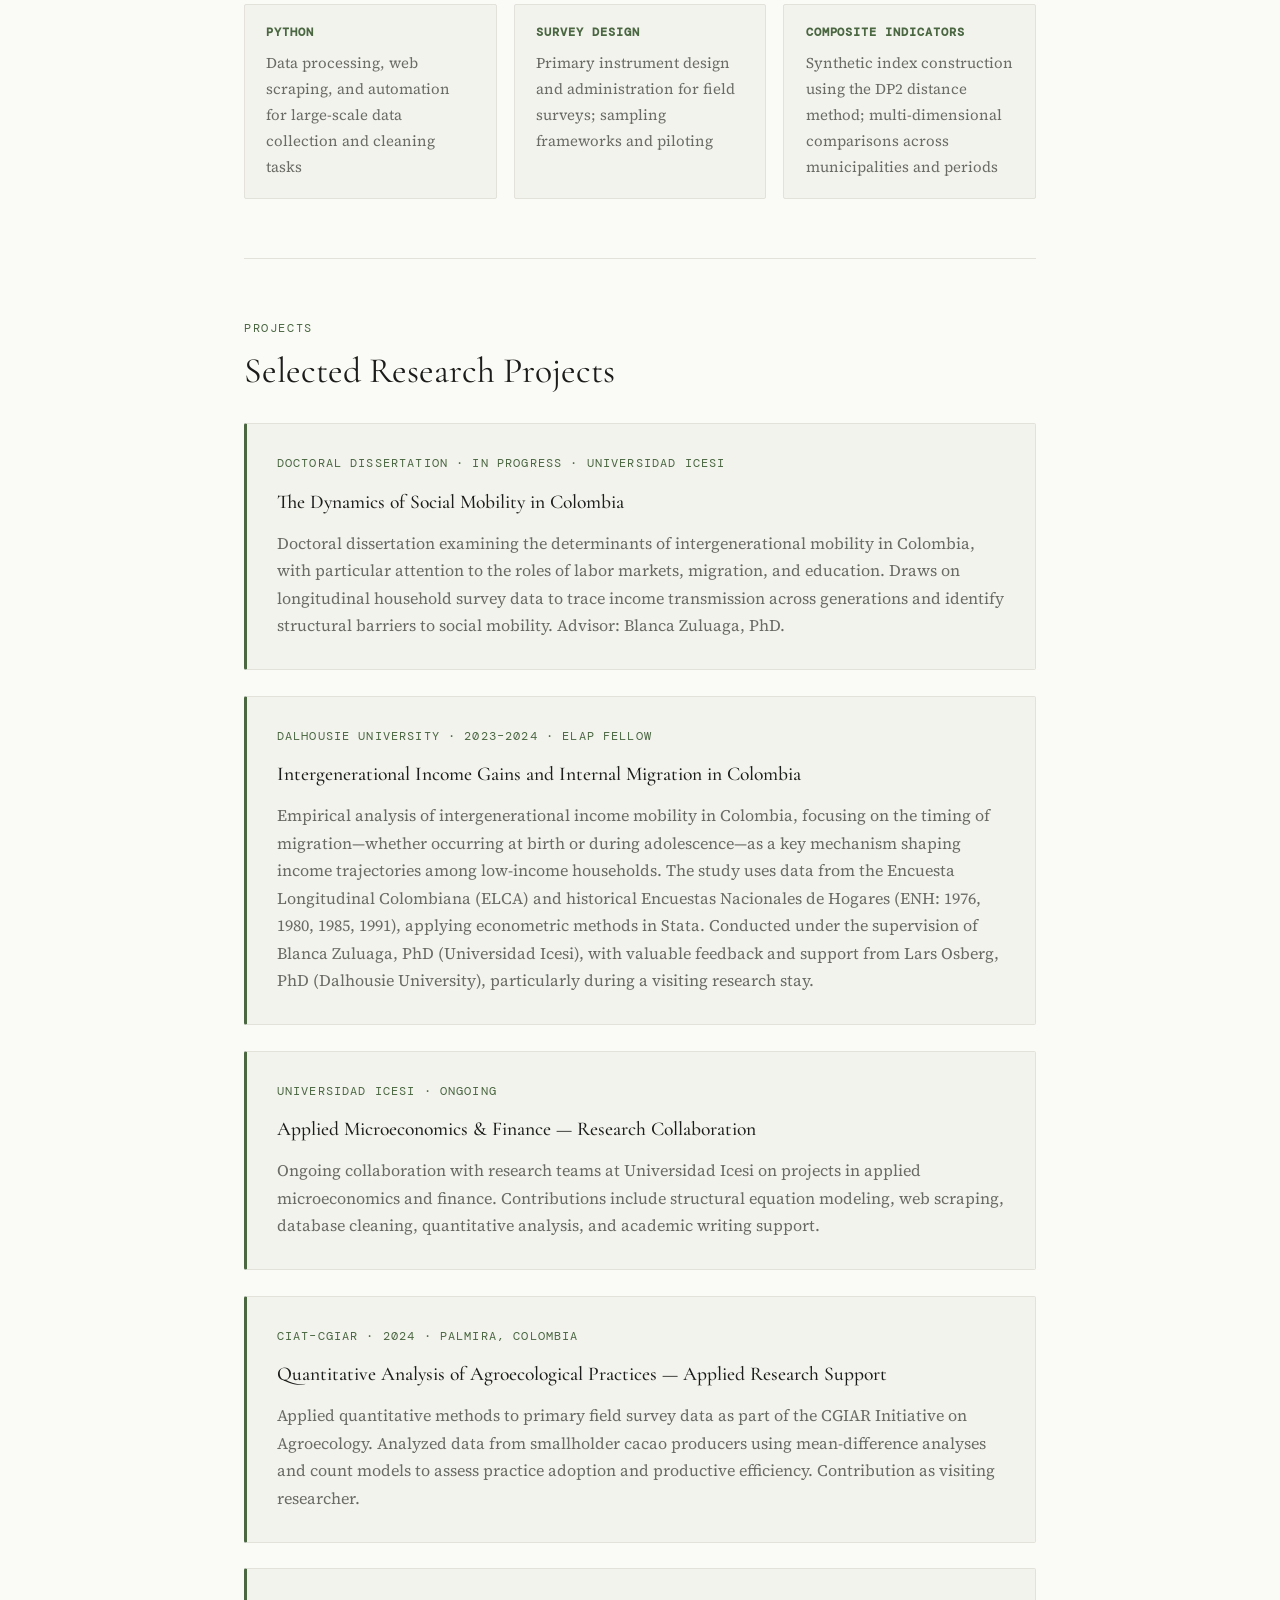
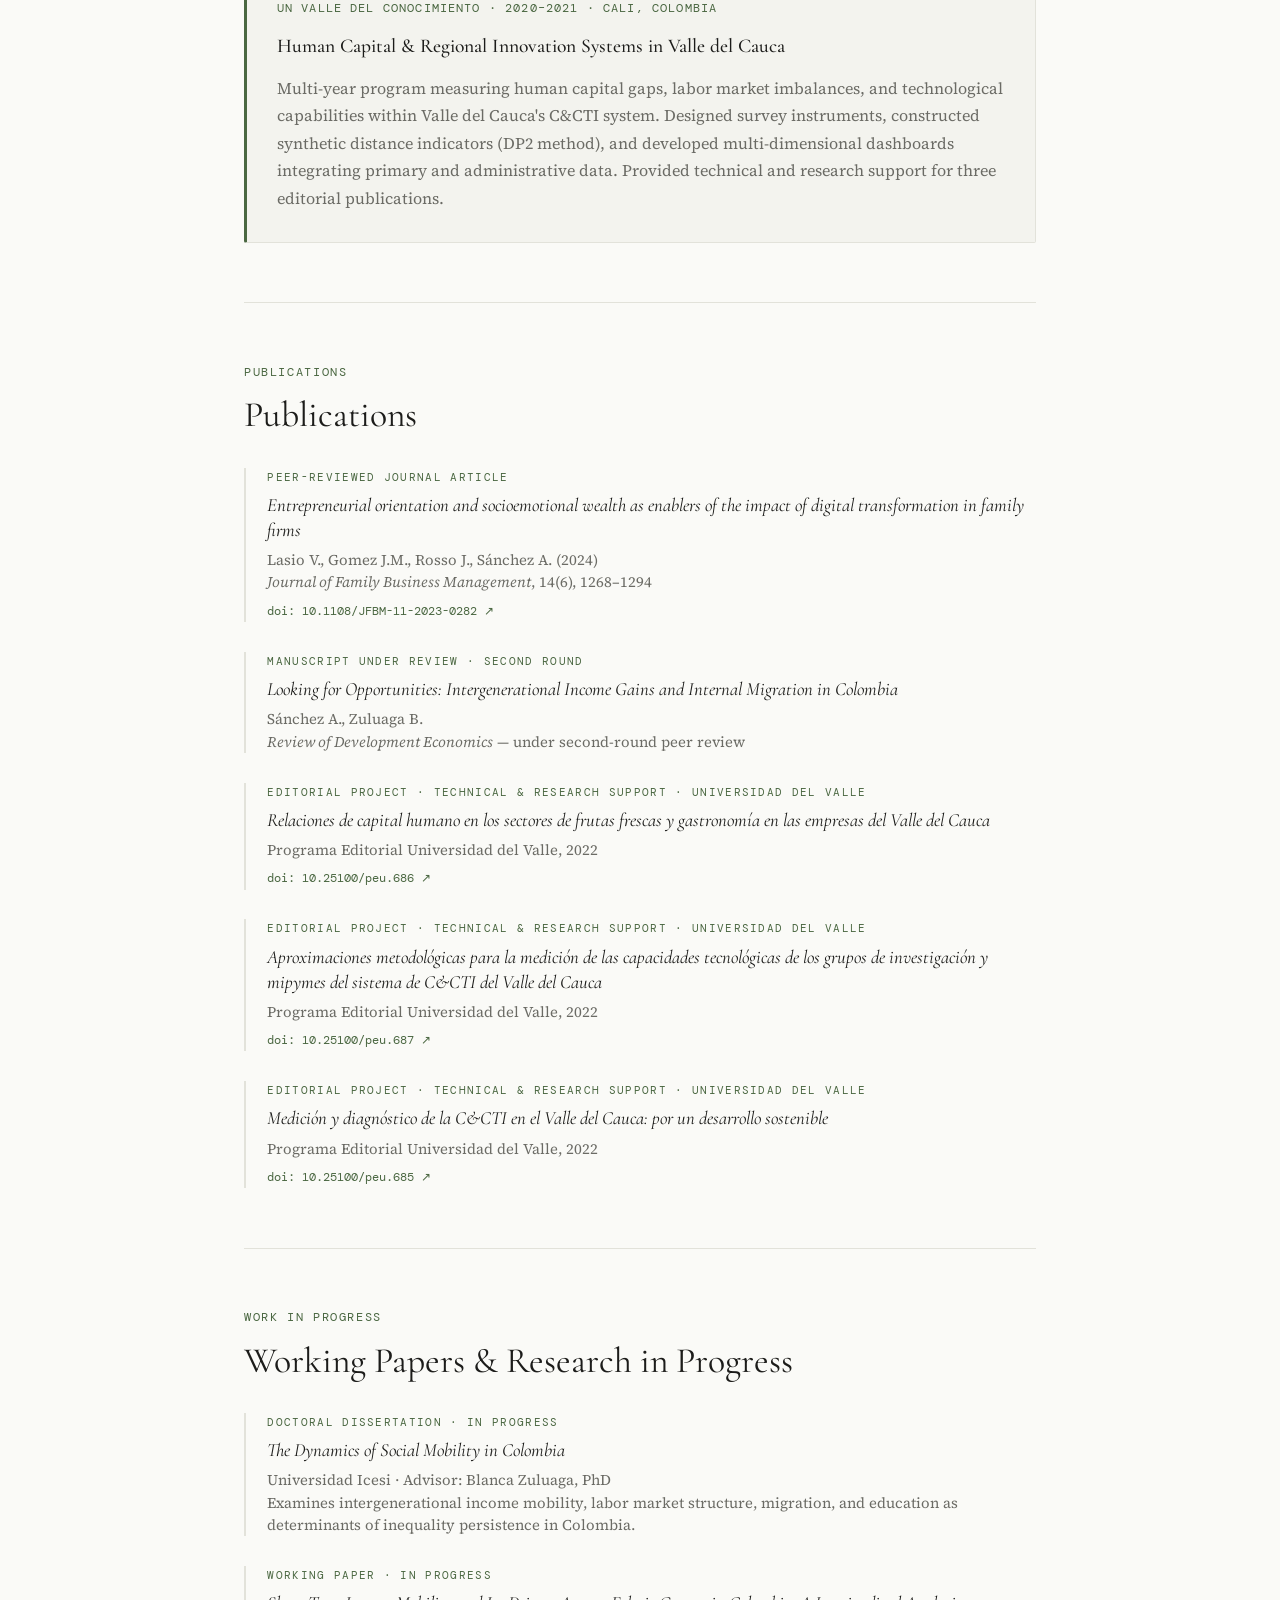
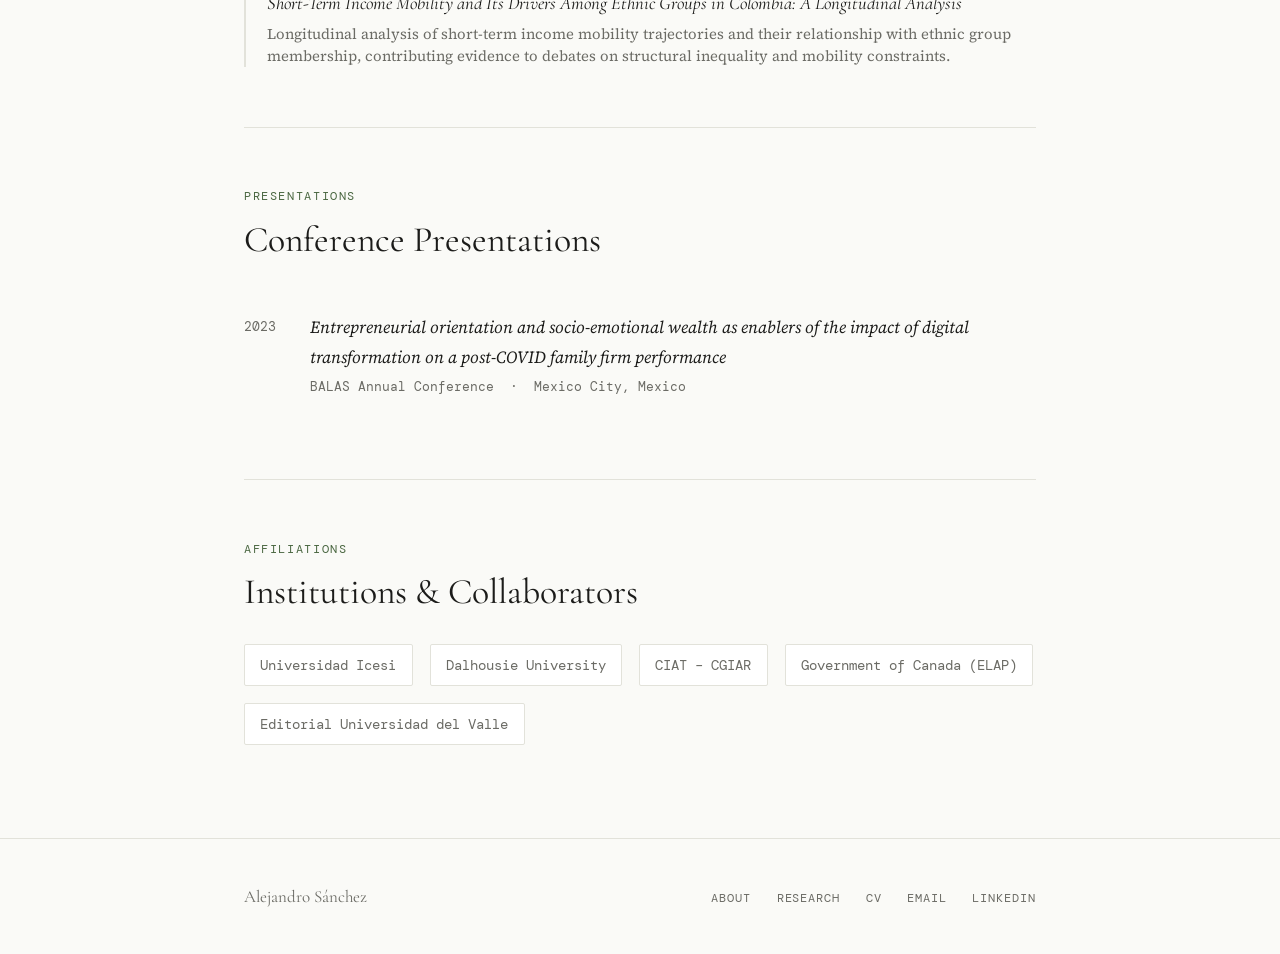
<file: research.html>
<!DOCTYPE html>
<html lang="en">
<head>
  <meta charset="UTF-8" />
  <meta name="viewport" content="width=device-width, initial-scale=1.0" />
  <title>Research — Alejandro Sánchez</title>
  <meta name="description" content="Research agenda, projects, and publications by Alejandro Sánchez, PhD Candidate in Economic Sciences at Universidad Icesi." />
  <link rel="stylesheet" href="styles.css" />
</head>
<body>

  <!-- ── Navigation ──────────────────────────────────────── -->
  <nav aria-label="Main navigation">
    <div class="nav-inner">
      <a href="index.html" class="nav-brand">Alejandro Sánchez</a>
      <button class="nav-toggle" aria-label="Toggle menu" aria-expanded="false">
        <span></span><span></span><span></span>
      </button>
      <ul class="nav-links">
        <li><a href="index.html">About</a></li>
        <li><a href="research.html">Research</a></li>
        <li><a href="cv.html">CV</a></li>
        <li>
          <a href="YOUR_CV_FILE.pdf" class="btn btn-outline" download style="padding: 0.4rem 0.85rem; border-radius: 2px;">
            ↓ Download CV
          </a>
        </li>
      </ul>
    </div>
  </nav>

  <!-- ── Main Content ────────────────────────────────────── -->
  <main>
    <div class="container">

      <!-- Hero -->
      <div class="page-hero">
        <div class="label">Research</div>
        <h1>Research<br>Agenda</h1>
        <p class="subtitle">Applied Microeconomics &nbsp;·&nbsp; Labor Markets &nbsp;·&nbsp; Poverty &amp; Inequality &nbsp;·&nbsp; Quantitative Methods</p>
      </div>

      <!-- ① Research Agenda -->
      <section>
        <div class="section-label">Agenda</div>
        <h2>Research Agenda</h2>
        <div class="research-intro">
          <p>
            My research is rooted in applied microeconomics and centers on understanding how poverty and inequality are reproduced — or overcome — across generations. I examine the structural mechanisms through which labor markets, internal migration, and educational attainment shape intergenerational mobility and social class dynamics in Colombia and Latin America.
          </p>
          <p>
            A unifying thread across my projects is the gap between economic opportunity and its realization: who moves up, under what conditions, and through which pathways. My doctoral dissertation investigates these dynamics in depth, drawing on longitudinal and cross-sectional household data to trace the relationship between poverty, labor market conditions, and intergenerational income transmission.
          </p>
          <p>
            Beyond mobility, I have contributed empirical work on innovation systems and human capital formation at the regional level, and applied quantitative methods to field survey data in agricultural development contexts. These experiences reinforce my commitment to research that connects economic theory with real-world evidence and informs policy decisions.
          </p>
        </div>
      </section>

      <!-- ② Methods — protagonist section -->
      <section>
        <div class="section-label">Methods</div>
        <h2>Quantitative Methods &amp; Data</h2>
        <div class="methods-grid">
          <div class="method-item">
            <h4>Econometric Estimation</h4>
            <p>Regression analysis, income transmission models, structural equation models, count models, panel data methods</p>
          </div>
          <div class="method-item">
            <h4>Household Survey Data</h4>
            <p>GEIH, ECV, ELCA, GEM, Refinitiv, and historical ENH data (1976–1991); multi-source data integration</p>
          </div>
          <div class="method-item">
            <h4>Stata &amp; R</h4>
            <p>Advanced proficiency for econometric estimation, data cleaning, visualization, and reproducible workflows</p>
          </div>
          <div class="method-item">
            <h4>Python</h4>
            <p>Data processing, web scraping, and automation for large-scale data collection and cleaning tasks</p>
          </div>
          <div class="method-item">
            <h4>Survey Design</h4>
            <p>Primary instrument design and administration for field surveys; sampling frameworks and piloting</p>
          </div>
          <div class="method-item">
            <h4>Composite Indicators</h4>
            <p>Synthetic index construction using the DP2 distance method; multi-dimensional comparisons across municipalities and periods</p>
          </div>
        </div>
      </section>

      <!-- ③ Selected Projects -->
      <section>
        <div class="section-label">Projects</div>
        <h2>Selected Research Projects</h2>
        <div class="project-grid">

          <div class="project-card">
            <div class="project-meta">Doctoral Dissertation · In Progress · Universidad Icesi</div>
            <h3>The Dynamics of Social Mobility in Colombia</h3>
            <p>
              Doctoral dissertation examining the determinants of intergenerational mobility in Colombia, with particular attention to the roles of labor markets, migration, and education. Draws on longitudinal household survey data to trace income transmission across generations and identify structural barriers to social mobility. Advisor: Blanca Zuluaga, PhD.
            </p>
          </div>
          
          <div class="project-card">
            <div class="project-meta">Dalhousie University · 2023–2024 · ELAP Fellow</div>
            <h3>Intergenerational Income Gains and Internal Migration in Colombia</h3>
            <p>
              Empirical analysis of intergenerational income mobility in Colombia, focusing on the timing of migration—whether occurring at birth or during adolescence—as a key mechanism shaping income trajectories among low-income households. The study uses data from the Encuesta Longitudinal Colombiana (ELCA) and historical Encuestas Nacionales de Hogares (ENH: 1976, 1980, 1985, 1991), applying econometric methods in Stata. Conducted under the supervision of Blanca Zuluaga, PhD (Universidad Icesi), with valuable feedback and support from Lars Osberg, PhD (Dalhousie University), particularly during a visiting research stay.
            </p>
          </div>

          <div class="project-card">
            <div class="project-meta">Universidad Icesi · Ongoing</div>
            <h3>Applied Microeconomics &amp; Finance — Research Collaboration</h3>
            <p>
              Ongoing collaboration with research teams at Universidad Icesi on projects in applied microeconomics and finance. Contributions include structural equation modeling, web scraping, database cleaning, quantitative analysis, and academic writing support.
            </p>
          </div>

          <div class="project-card">
            <div class="project-meta">CIAT–CGIAR · 2024 · Palmira, Colombia</div>
            <h3>Quantitative Analysis of Agroecological Practices — Applied Research Support</h3>
            <p>
              Applied quantitative methods to primary field survey data as part of the CGIAR Initiative on Agroecology. Analyzed data from smallholder cacao producers using mean-difference analyses and count models to assess practice adoption and productive efficiency. Contribution as visiting researcher.
            </p>
          </div>

          <div class="project-card">
            <div class="project-meta">Un Valle del Conocimiento · 2020–2021 · Cali, Colombia</div>
            <h3>Human Capital &amp; Regional Innovation Systems in Valle del Cauca</h3>
            <p>
              Multi-year program measuring human capital gaps, labor market imbalances, and technological capabilities within Valle del Cauca's C&amp;CTI system. Designed survey instruments, constructed synthetic distance indicators (DP2 method), and developed multi-dimensional dashboards integrating primary and administrative data. Provided technical and research support for three editorial publications.
            </p>
          </div>

        </div>
      </section>

      <!-- ④ Publications -->
      <section>
        <div class="section-label">Publications</div>
        <h2>Publications</h2>
        <div class="pub-list">

          <div class="pub-item">
            <div class="pub-type">Peer-Reviewed Journal Article</div>
            <div class="pub-title">Entrepreneurial orientation and socioemotional wealth as enablers of the impact of digital transformation in family firms</div>
            <div class="pub-meta">
              Lasio V., Gomez J.M., Rosso J., Sánchez A. (2024)<br>
              <em>Journal of Family Business Management</em>, 14(6), 1268–1294
            </div>
            <div class="pub-doi">
              <a href="https://doi.org/10.1108/JFBM-11-2023-0282" target="_blank" rel="noopener">doi: 10.1108/JFBM-11-2023-0282 ↗</a>
            </div>
          </div>

          <div class="pub-item">
            <div class="pub-type">Manuscript Under Review · Second Round</div>
            <div class="pub-title">Looking for Opportunities: Intergenerational Income Gains and Internal Migration in Colombia</div>
            <div class="pub-meta">
              Sánchez A., Zuluaga B.<br>
              <em>Review of Development Economics</em> — under second-round peer review
            </div>
          </div>

          <div class="pub-item">
            <div class="pub-type">Editorial Project · Technical &amp; Research Support · Universidad del Valle</div>
            <div class="pub-title">Relaciones de capital humano en los sectores de frutas frescas y gastronomía en las empresas del Valle del Cauca</div>
            <div class="pub-meta">Programa Editorial Universidad del Valle, 2022</div>
            <div class="pub-doi">
              <a href="https://doi.org/10.25100/peu.686" target="_blank" rel="noopener">doi: 10.25100/peu.686 ↗</a>
            </div>
          </div>

          <div class="pub-item">
            <div class="pub-type">Editorial Project · Technical &amp; Research Support · Universidad del Valle</div>
            <div class="pub-title">Aproximaciones metodológicas para la medición de las capacidades tecnológicas de los grupos de investigación y mipymes del sistema de C&amp;CTI del Valle del Cauca</div>
            <div class="pub-meta">Programa Editorial Universidad del Valle, 2022</div>
            <div class="pub-doi">
              <a href="https://doi.org/10.25100/peu.687" target="_blank" rel="noopener">doi: 10.25100/peu.687 ↗</a>
            </div>
          </div>

          <div class="pub-item">
            <div class="pub-type">Editorial Project · Technical &amp; Research Support · Universidad del Valle</div>
            <div class="pub-title">Medición y diagnóstico de la C&amp;CTI en el Valle del Cauca: por un desarrollo sostenible</div>
            <div class="pub-meta">Programa Editorial Universidad del Valle, 2022</div>
            <div class="pub-doi">
              <a href="https://doi.org/10.25100/peu.685" target="_blank" rel="noopener">doi: 10.25100/peu.685 ↗</a>
            </div>
          </div>

        </div>
      </section>

      <!-- ⑤ Work in Progress -->
      <section>
        <div class="section-label">Work in Progress</div>
        <h2>Working Papers &amp; Research in Progress</h2>
        <div class="pub-list">

          <div class="pub-item">
            <div class="pub-type">Doctoral Dissertation · In Progress</div>
            <div class="pub-title">The Dynamics of Social Mobility in Colombia</div>
            <div class="pub-meta">
              Universidad Icesi · Advisor: Blanca Zuluaga, PhD<br>
              Examines intergenerational income mobility, labor market structure, migration, and education as determinants of inequality persistence in Colombia.
            </div>
          </div>

          <div class="pub-item">
            <div class="pub-type">Working Paper · In Progress</div>
            <div class="pub-title">Short-Term Income Mobility and Its Drivers Among Ethnic Groups in Colombia: A Longitudinal Analysis</div>
            <div class="pub-meta">
              Longitudinal analysis of short-term income mobility trajectories and their relationship with ethnic group membership, contributing evidence to debates on structural inequality and mobility constraints.
            </div>
          </div>

        </div>
      </section>

      <!-- Conference -->
      <section>
        <div class="section-label">Presentations</div>
        <h2>Conference Presentations</h2>
        <div class="conf-item">
          <div class="conf-year">2023</div>
          <div class="conf-detail">
            <div class="conf-title">Entrepreneurial orientation and socio-emotional wealth as enablers of the impact of digital transformation on a post-COVID family firm performance</div>
            <div class="conf-venue">BALAS Annual Conference &nbsp;·&nbsp; Mexico City, Mexico</div>
          </div>
        </div>
      </section>

      <!-- Affiliations -->
      <section style="border-bottom: none;">
        <div class="section-label">Affiliations</div>
        <h2>Institutions &amp; Collaborators</h2>
        <div style="display: flex; flex-wrap: wrap; gap: 1rem; margin-top: 0.5rem;">
          <span class="tag" style="font-size: 0.82rem; padding: 0.45rem 0.9rem;">Universidad Icesi</span>
          <span class="tag" style="font-size: 0.82rem; padding: 0.45rem 0.9rem;">Dalhousie University</span>
          <span class="tag" style="font-size: 0.82rem; padding: 0.45rem 0.9rem;">CIAT – CGIAR</span>
          <span class="tag" style="font-size: 0.82rem; padding: 0.45rem 0.9rem;">Government of Canada (ELAP)</span>
          <span class="tag" style="font-size: 0.82rem; padding: 0.45rem 0.9rem;">Editorial Universidad del Valle</span>
        </div>
      </section>

    </div><!-- /.container -->
  </main>

  <!-- ── Footer ───────────────────────────────────────────── -->
  <footer>
    <div class="container footer-inner">
      <span class="footer-name">Alejandro Sánchez</span>
      <ul class="footer-links">
        <li><a href="index.html">About</a></li>
        <li><a href="research.html">Research</a></li>
        <li><a href="cv.html">CV</a></li>
        <li><a href="mailto:alejandro-737@hotmail.com">Email</a></li>
        <li><a href="https://www.linkedin.com/in/sanchezsalejandro/" target="_blank" rel="noopener">LinkedIn</a></li>
      </ul>
    </div>
  </footer>

  <script src="script.js"></script>
</body>
</html>
</file>
<file: styles.css>
/* ============================================================
   styles.css — Alejandro Sánchez Academic Personal Site
   Theme: Quiet Editorial / Scholarly Minimalism
   ============================================================ */

/* ── Google Fonts ─────────────────────────────────────────── */
@import url('https://fonts.googleapis.com/css2?family=Cormorant+Garamond:ital,wght@0,300;0,400;0,500;0,600;1,300;1,400&family=Source+Serif+4:ital,opsz,wght@0,8..60,300;0,8..60,400;0,8..60,600;1,8..60,300;1,8..60,400&family=DM+Mono:wght@300;400&display=swap');

/* ── CSS Custom Properties ────────────────────────────────── */
:root {
  --bg:           #FAFAF7;
  --bg-alt:       #F3F3EE;
  --text:         #1C1C1A;
  --text-muted:   #6B6B65;
  --accent:       #4A6741;
  --accent-light: #E8EFDF;
  --border:       #E2E2DA;
  --white:        #FFFFFF;

  --font-display: 'Cormorant Garamond', Georgia, serif;
  --font-body:    'Source Serif 4', Georgia, serif;
  --font-mono:    'DM Mono', 'Courier New', monospace;

  --nav-h:        64px;
  --max-w:        860px;
  --max-w-wide:   1060px;

  --transition:   0.18s ease;
}

/* ── Reset & Base ─────────────────────────────────────────── */
*, *::before, *::after { box-sizing: border-box; margin: 0; padding: 0; }

html { scroll-behavior: smooth; font-size: 17px; }

body {
  font-family: var(--font-body);
  background: var(--bg);
  color: var(--text);
  line-height: 1.75;
  -webkit-font-smoothing: antialiased;
}

img { display: block; max-width: 100%; }

a {
  color: var(--accent);
  text-decoration: none;
  transition: opacity var(--transition);
}
a:hover { opacity: 0.72; }

/* ── Navigation ───────────────────────────────────────────── */
nav {
  position: fixed;
  top: 0; left: 0; right: 0;
  height: var(--nav-h);
  background: rgba(250, 250, 247, 0.94);
  backdrop-filter: blur(8px);
  -webkit-backdrop-filter: blur(8px);
  border-bottom: 1px solid var(--border);
  z-index: 100;
  display: flex;
  align-items: center;
}

.nav-inner {
  width: 100%;
  max-width: var(--max-w-wide);
  margin: 0 auto;
  padding: 0 2rem;
  display: flex;
  align-items: center;
  justify-content: space-between;
}

.nav-brand {
  font-family: var(--font-display);
  font-size: 1.25rem;
  font-weight: 500;
  color: var(--text);
  letter-spacing: 0.01em;
}
.nav-brand:hover { opacity: 1; color: var(--accent); }

.nav-links {
  display: flex;
  gap: 2.25rem;
  list-style: none;
  align-items: center;
}

.nav-links a {
  font-family: var(--font-mono);
  font-size: 0.78rem;
  font-weight: 400;
  letter-spacing: 0.06em;
  text-transform: uppercase;
  color: var(--text-muted);
  transition: color var(--transition);
  padding-bottom: 2px;
  border-bottom: 1px solid transparent;
}
.nav-links a:hover,
.nav-links a.active {
  color: var(--accent);
  border-bottom-color: var(--accent);
  opacity: 1;
}

/* Hamburger (mobile) */
.nav-toggle {
  display: none;
  background: none;
  border: none;
  cursor: pointer;
  padding: 4px;
  flex-direction: column;
  gap: 5px;
}
.nav-toggle span {
  display: block;
  width: 22px;
  height: 1.5px;
  background: var(--text);
  transition: var(--transition);
}

/* ── Page Layout ──────────────────────────────────────────── */
main {
  padding-top: var(--nav-h);
  min-height: 100vh;
}

.container {
  max-width: var(--max-w);
  margin: 0 auto;
  padding: 0 2rem;
}

.container-wide {
  max-width: var(--max-w-wide);
  margin: 0 auto;
  padding: 0 2rem;
}

/* ── Page Hero ────────────────────────────────────────────── */
.page-hero {
  padding: 5rem 0 3.5rem;
  border-bottom: 1px solid var(--border);
}

.page-hero .label {
  font-family: var(--font-mono);
  font-size: 0.72rem;
  letter-spacing: 0.12em;
  text-transform: uppercase;
  color: var(--accent);
  margin-bottom: 1rem;
}

.page-hero h1 {
  font-family: var(--font-display);
  font-size: clamp(2.4rem, 5vw, 3.6rem);
  font-weight: 400;
  line-height: 1.18;
  color: var(--text);
  letter-spacing: -0.01em;
}

.page-hero .subtitle {
  margin-top: 1rem;
  font-size: 1.05rem;
  color: var(--text-muted);
  font-style: italic;
  font-weight: 300;
}

/* ── Section Styles ───────────────────────────────────────── */
section {
  padding: 3.5rem 0;
  border-bottom: 1px solid var(--border);
}
section:last-child { border-bottom: none; }

.section-label {
  font-family: var(--font-mono);
  font-size: 0.68rem;
  letter-spacing: 0.14em;
  text-transform: uppercase;
  color: var(--accent);
  margin-bottom: 0.6rem;
}

h2 {
  font-family: var(--font-display);
  font-size: clamp(1.6rem, 3vw, 2.1rem);
  font-weight: 400;
  line-height: 1.25;
  margin-bottom: 1.75rem;
  color: var(--text);
}

h3 {
  font-family: var(--font-display);
  font-size: 1.3rem;
  font-weight: 500;
  margin-bottom: 0.4rem;
  color: var(--text);
}

p { margin-bottom: 1rem; }
p:last-child { margin-bottom: 0; }

/* ── About Page ───────────────────────────────────────────── */
.about-intro {
  display: grid;
  grid-template-columns: 1fr 1fr;
  gap: 4rem;
  align-items: start;
}

.about-intro .bio p {
  font-size: 1.05rem;
  line-height: 1.85;
}

.about-aside {
  position: sticky;
  top: calc(var(--nav-h) + 2rem);
}

.aside-card {
  background: var(--bg-alt);
  border: 1px solid var(--border);
  border-radius: 2px;
  padding: 1.75rem;
}

.aside-card h4 {
  font-family: var(--font-mono);
  font-size: 0.68rem;
  letter-spacing: 0.14em;
  text-transform: uppercase;
  color: var(--accent);
  margin-bottom: 1rem;
}

.interest-list, .methods-list {
  list-style: none;
  display: flex;
  flex-wrap: wrap;
  gap: 0.5rem;
}

.tag {
  font-family: var(--font-mono);
  font-size: 0.72rem;
  padding: 0.3rem 0.7rem;
  background: var(--white);
  border: 1px solid var(--border);
  color: var(--text-muted);
  border-radius: 2px;
  white-space: nowrap;
}

.contact-list {
  list-style: none;
  display: flex;
  flex-direction: column;
  gap: 0.55rem;
  margin-bottom: 1.25rem;
}

.contact-list li {
  font-family: var(--font-mono);
  font-size: 0.78rem;
  color: var(--text-muted);
  display: flex;
  align-items: center;
  gap: 0.5rem;
}

.contact-list a {
  color: var(--text);
}
.contact-list a:hover { color: var(--accent); opacity: 1; }

/* ── Buttons ──────────────────────────────────────────────── */
.btn {
  display: inline-flex;
  align-items: center;
  gap: 0.5rem;
  font-family: var(--font-mono);
  font-size: 0.75rem;
  letter-spacing: 0.08em;
  text-transform: uppercase;
  padding: 0.65rem 1.25rem;
  border: 1px solid currentColor;
  border-radius: 2px;
  transition: all var(--transition);
  cursor: pointer;
}

.btn-primary {
  background: var(--accent);
  color: var(--white);
  border-color: var(--accent);
}
.btn-primary:hover {
  background: transparent;
  color: var(--accent);
  opacity: 1;
}

.btn-outline {
  background: transparent;
  color: var(--accent);
  border-color: var(--accent);
}
.btn-outline:hover {
  background: var(--accent);
  color: var(--white);
  opacity: 1;
}

.btn-ghost {
  background: transparent;
  color: var(--text-muted);
  border-color: var(--border);
}
.btn-ghost:hover {
  color: var(--accent);
  border-color: var(--accent);
  opacity: 1;
}

/* ── Research Page ────────────────────────────────────────── */
.research-intro {
  font-size: 1.05rem;
  line-height: 1.85;
  max-width: 680px;
}

.project-grid {
  display: grid;
  gap: 1.5rem;
  margin-top: 1.5rem;
}

.project-card {
  background: var(--bg-alt);
  border: 1px solid var(--border);
  border-radius: 2px;
  padding: 1.75rem;
  border-left: 3px solid var(--accent);
  transition: border-color var(--transition);
}

.project-card:hover { border-left-color: var(--text); }

.project-card .project-meta {
  font-family: var(--font-mono);
  font-size: 0.68rem;
  letter-spacing: 0.1em;
  text-transform: uppercase;
  color: var(--accent);
  margin-bottom: 0.6rem;
}

.project-card h3 {
  font-size: 1.15rem;
  margin-bottom: 0.65rem;
}

.project-card p {
  font-size: 0.95rem;
  color: var(--text-muted);
  line-height: 1.7;
}

/* Publications */
.pub-list {
  display: flex;
  flex-direction: column;
  gap: 1.75rem;
  margin-top: 1rem;
}

.pub-item {
  padding-left: 1.25rem;
  border-left: 2px solid var(--border);
  transition: border-color var(--transition);
}
.pub-item:hover { border-left-color: var(--accent); }

.pub-item .pub-type {
  font-family: var(--font-mono);
  font-size: 0.65rem;
  letter-spacing: 0.12em;
  text-transform: uppercase;
  color: var(--accent);
  margin-bottom: 0.35rem;
}

.pub-item .pub-title {
  font-family: var(--font-display);
  font-size: 1.1rem;
  font-style: italic;
  font-weight: 400;
  line-height: 1.35;
  margin-bottom: 0.35rem;
}

.pub-item .pub-meta {
  font-size: 0.875rem;
  color: var(--text-muted);
  line-height: 1.5;
}

.pub-item .pub-doi {
  font-family: var(--font-mono);
  font-size: 0.72rem;
  margin-top: 0.4rem;
  color: var(--accent);
}

/* Methods grid */
.methods-grid {
  display: grid;
  grid-template-columns: repeat(auto-fill, minmax(200px, 1fr));
  gap: 1rem;
  margin-top: 1rem;
}

.method-item {
  background: var(--bg-alt);
  border: 1px solid var(--border);
  padding: 1rem 1.25rem;
  border-radius: 2px;
}

.method-item h4 {
  font-family: var(--font-mono);
  font-size: 0.72rem;
  letter-spacing: 0.08em;
  text-transform: uppercase;
  color: var(--accent);
  margin-bottom: 0.4rem;
}

.method-item p {
  font-size: 0.88rem;
  color: var(--text-muted);
}

/* Conference */
.conf-item {
  display: flex;
  gap: 1.5rem;
  padding: 1.25rem 0;
  border-bottom: 1px solid var(--border);
}
.conf-item:last-child { border-bottom: none; }

.conf-year {
  font-family: var(--font-mono);
  font-size: 0.75rem;
  color: var(--text-muted);
  min-width: 40px;
  padding-top: 0.15rem;
}

.conf-detail .conf-title {
  font-style: italic;
  margin-bottom: 0.2rem;
}

.conf-detail .conf-venue {
  font-family: var(--font-mono);
  font-size: 0.75rem;
  color: var(--text-muted);
}

/* ── CV Page ──────────────────────────────────────────────── */
.cv-header {
  display: flex;
  align-items: flex-start;
  justify-content: space-between;
  gap: 2rem;
  padding: 4rem 0 3rem;
  border-bottom: 1px solid var(--border);
}

.cv-name {
  font-family: var(--font-display);
  font-size: clamp(2.2rem, 4.5vw, 3.2rem);
  font-weight: 400;
  line-height: 1.1;
  letter-spacing: -0.01em;
}

.cv-headline {
  font-size: 1rem;
  color: var(--text-muted);
  margin-top: 0.5rem;
  font-style: italic;
}

.cv-contact-inline {
  display: flex;
  flex-direction: column;
  gap: 0.35rem;
  align-items: flex-end;
  padding-top: 0.4rem;
}

.cv-contact-inline span,
.cv-contact-inline a {
  font-family: var(--font-mono);
  font-size: 0.72rem;
  color: var(--text-muted);
}
.cv-contact-inline a:hover { color: var(--accent); opacity: 1; }

/* CV Sections */
.cv-section {
  padding: 2.5rem 0;
  border-bottom: 1px solid var(--border);
}
.cv-section:last-child { border-bottom: none; }

.cv-section-head {
  display: flex;
  align-items: baseline;
  gap: 1rem;
  margin-bottom: 1.75rem;
}

.cv-section-head h2 {
  font-size: 1.15rem;
  font-family: var(--font-display);
  font-weight: 500;
  text-transform: none;
  margin-bottom: 0;
  letter-spacing: 0;
}

.cv-section-head::after {
  content: '';
  flex: 1;
  height: 1px;
  background: var(--border);
}

/* CV Entry */
.cv-entry {
  display: grid;
  grid-template-columns: 140px 1fr;
  gap: 1rem 2rem;
  margin-bottom: 1.75rem;
}
.cv-entry:last-child { margin-bottom: 0; }

.cv-entry-date {
  font-family: var(--font-mono);
  font-size: 0.72rem;
  color: var(--text-muted);
  padding-top: 0.25rem;
  line-height: 1.5;
}

.cv-entry-content h3 {
  font-size: 1.05rem;
  margin-bottom: 0.2rem;
}

.cv-entry-content .cv-org {
  font-family: var(--font-mono);
  font-size: 0.75rem;
  color: var(--accent);
  margin-bottom: 0.55rem;
}

.cv-entry-content ul {
  list-style: none;
  padding: 0;
  display: flex;
  flex-direction: column;
  gap: 0.3rem;
}

.cv-entry-content ul li {
  font-size: 0.9rem;
  color: var(--text-muted);
  line-height: 1.65;
  padding-left: 1rem;
  position: relative;
}

.cv-entry-content ul li::before {
  content: '—';
  position: absolute;
  left: 0;
  color: var(--border);
  font-size: 0.8rem;
}

/* Skills grid on CV */
.skills-columns {
  display: grid;
  grid-template-columns: repeat(auto-fill, minmax(220px, 1fr));
  gap: 1.5rem;
}

.skill-group h4 {
  font-family: var(--font-mono);
  font-size: 0.68rem;
  letter-spacing: 0.12em;
  text-transform: uppercase;
  color: var(--accent);
  margin-bottom: 0.6rem;
}

.skill-group ul {
  list-style: none;
  display: flex;
  flex-direction: column;
  gap: 0.25rem;
}

.skill-group ul li {
  font-size: 0.9rem;
  color: var(--text-muted);
}

/* Award entries */
.award-item {
  display: grid;
  grid-template-columns: 140px 1fr;
  gap: 1rem 2rem;
  padding: 1.1rem 0;
  border-bottom: 1px solid var(--border);
}
.award-item:last-child { border-bottom: none; }

.award-year {
  font-family: var(--font-mono);
  font-size: 0.72rem;
  color: var(--text-muted);
}

.award-detail h4 {
  font-family: var(--font-display);
  font-size: 1.05rem;
  font-weight: 400;
  margin-bottom: 0.2rem;
}

.award-detail p {
  font-size: 0.875rem;
  color: var(--text-muted);
}

/* ── Footer ───────────────────────────────────────────────── */
footer {
  border-top: 1px solid var(--border);
  padding: 2.5rem 0;
  margin-top: 2rem;
}

.footer-inner {
  display: flex;
  align-items: center;
  justify-content: space-between;
  gap: 1.5rem;
}

.footer-name {
  font-family: var(--font-display);
  font-size: 1rem;
  font-weight: 400;
  color: var(--text-muted);
}

.footer-links {
  display: flex;
  gap: 1.5rem;
  list-style: none;
}

.footer-links a {
  font-family: var(--font-mono);
  font-size: 0.7rem;
  letter-spacing: 0.08em;
  text-transform: uppercase;
  color: var(--text-muted);
}
.footer-links a:hover { color: var(--accent); opacity: 1; }

/* ── Utilities ────────────────────────────────────────────── */
.divider {
  height: 1px;
  background: var(--border);
  margin: 2rem 0;
}

.text-muted { color: var(--text-muted); }
.text-accent { color: var(--accent); }
.mono { font-family: var(--font-mono); font-size: 0.8rem; }

/* ── Responsive ───────────────────────────────────────────── */
@media (max-width: 720px) {
  :root { --nav-h: 56px; }
  html { font-size: 16px; }

  .nav-toggle { display: flex; }

  .nav-links {
    display: none;
    position: absolute;
    top: var(--nav-h);
    left: 0; right: 0;
    flex-direction: column;
    background: var(--bg);
    border-bottom: 1px solid var(--border);
    padding: 1.5rem 2rem;
    gap: 1.25rem;
    text-align: left;
  }
  .nav-links.open { display: flex; }
  .nav-links a { font-size: 0.85rem; }

  .about-intro { grid-template-columns: 1fr; gap: 2.5rem; }
  .about-aside { position: static; }

  .cv-header { flex-direction: column; gap: 1rem; }
  .cv-contact-inline { align-items: flex-start; }

  .cv-entry { grid-template-columns: 1fr; gap: 0.3rem; }
  .cv-entry-date { font-size: 0.68rem; }

  .award-item { grid-template-columns: 1fr; gap: 0.3rem; }

  .footer-inner { flex-direction: column; align-items: flex-start; gap: 1rem; }

  .conf-item { flex-direction: column; gap: 0.4rem; }

  .methods-grid { grid-template-columns: 1fr 1fr; }
}

@media (max-width: 480px) {
  .container, .container-wide { padding: 0 1.25rem; }
  .methods-grid { grid-template-columns: 1fr; }
  .page-hero { padding: 3.5rem 0 2.5rem; }
}
</file>
